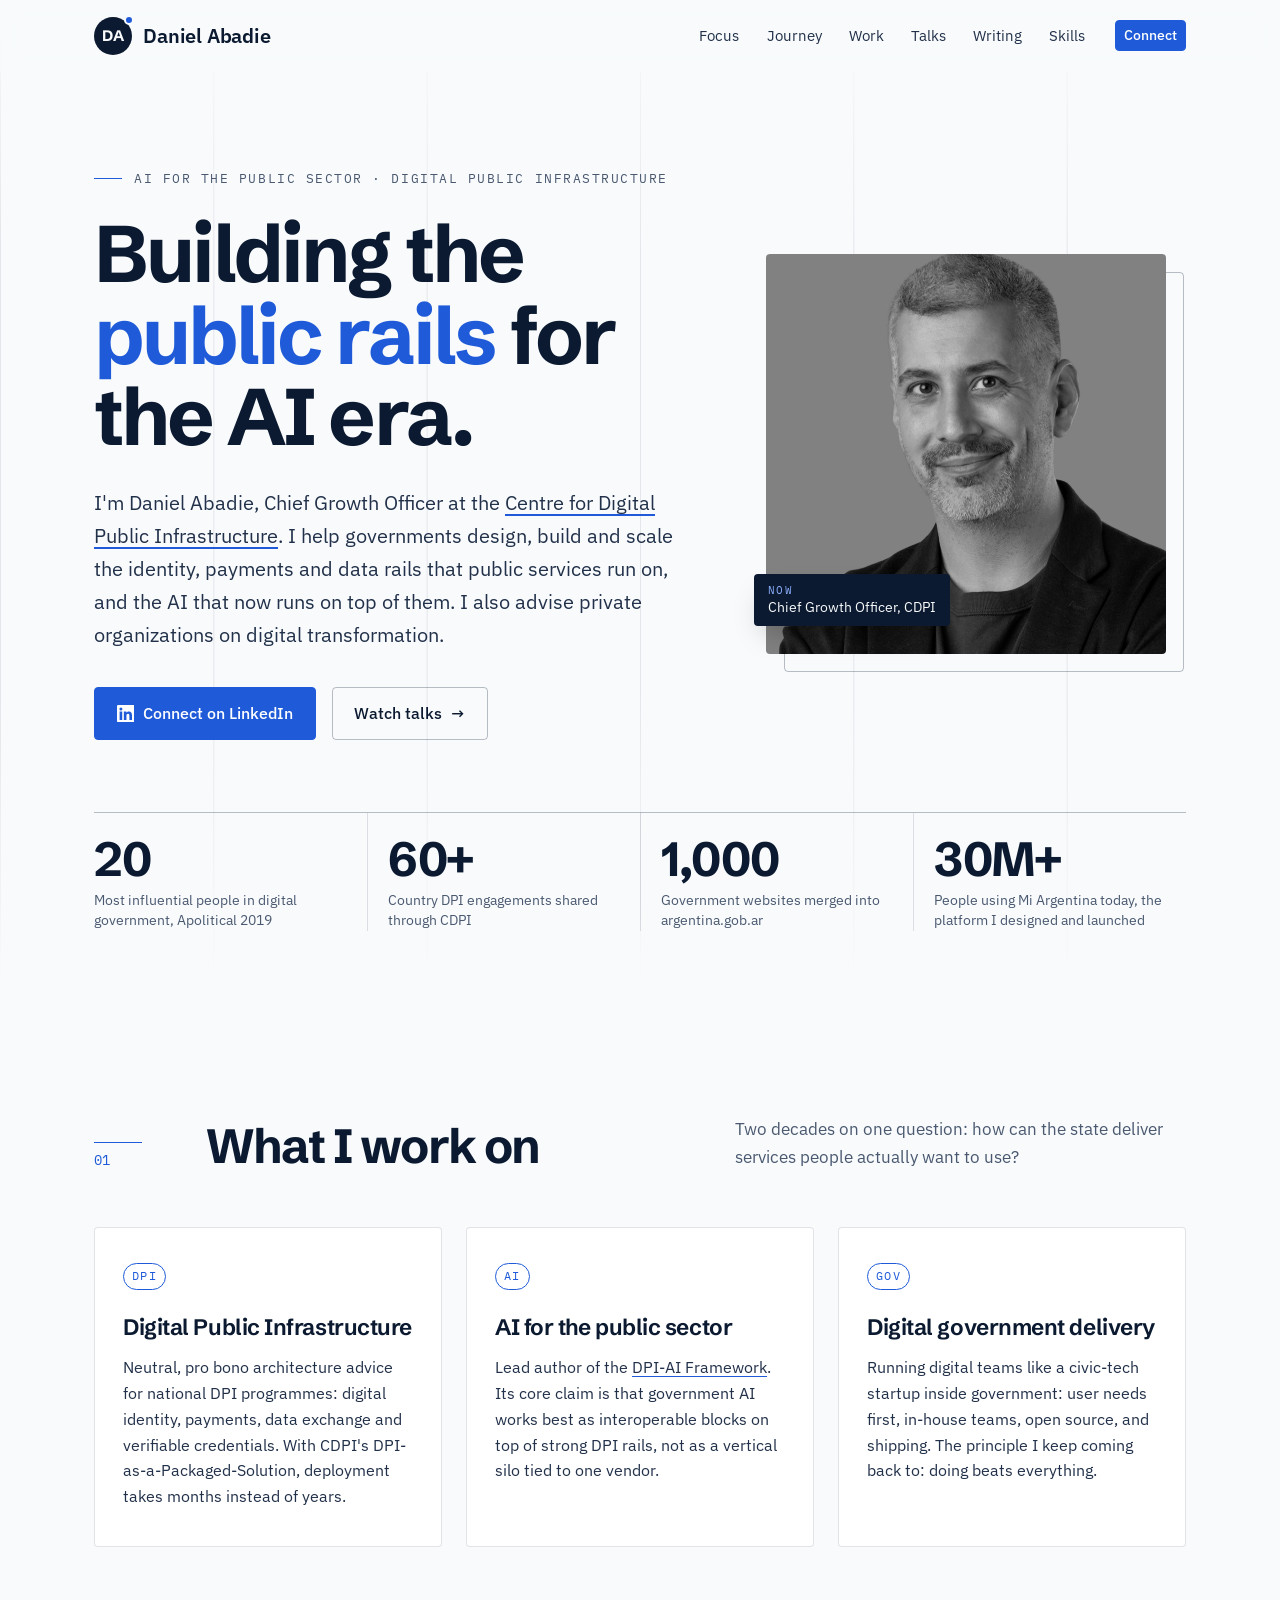
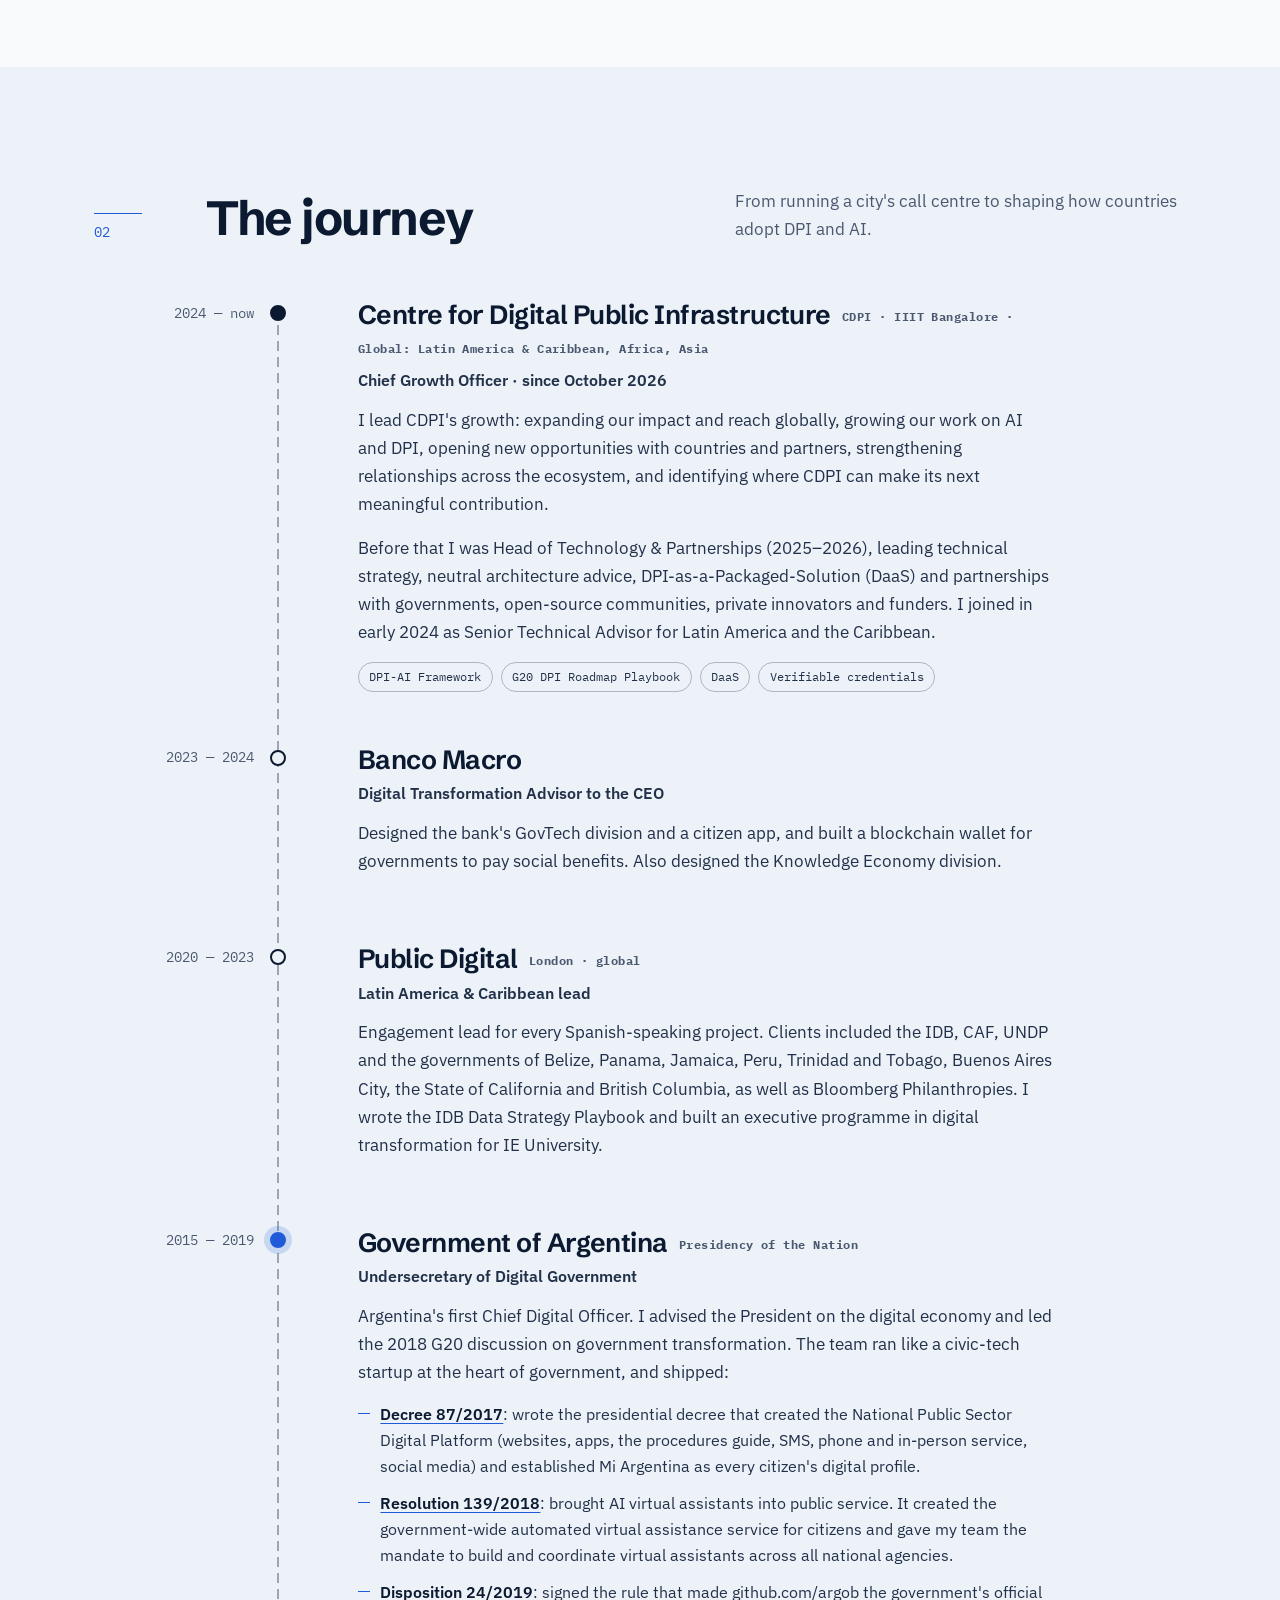
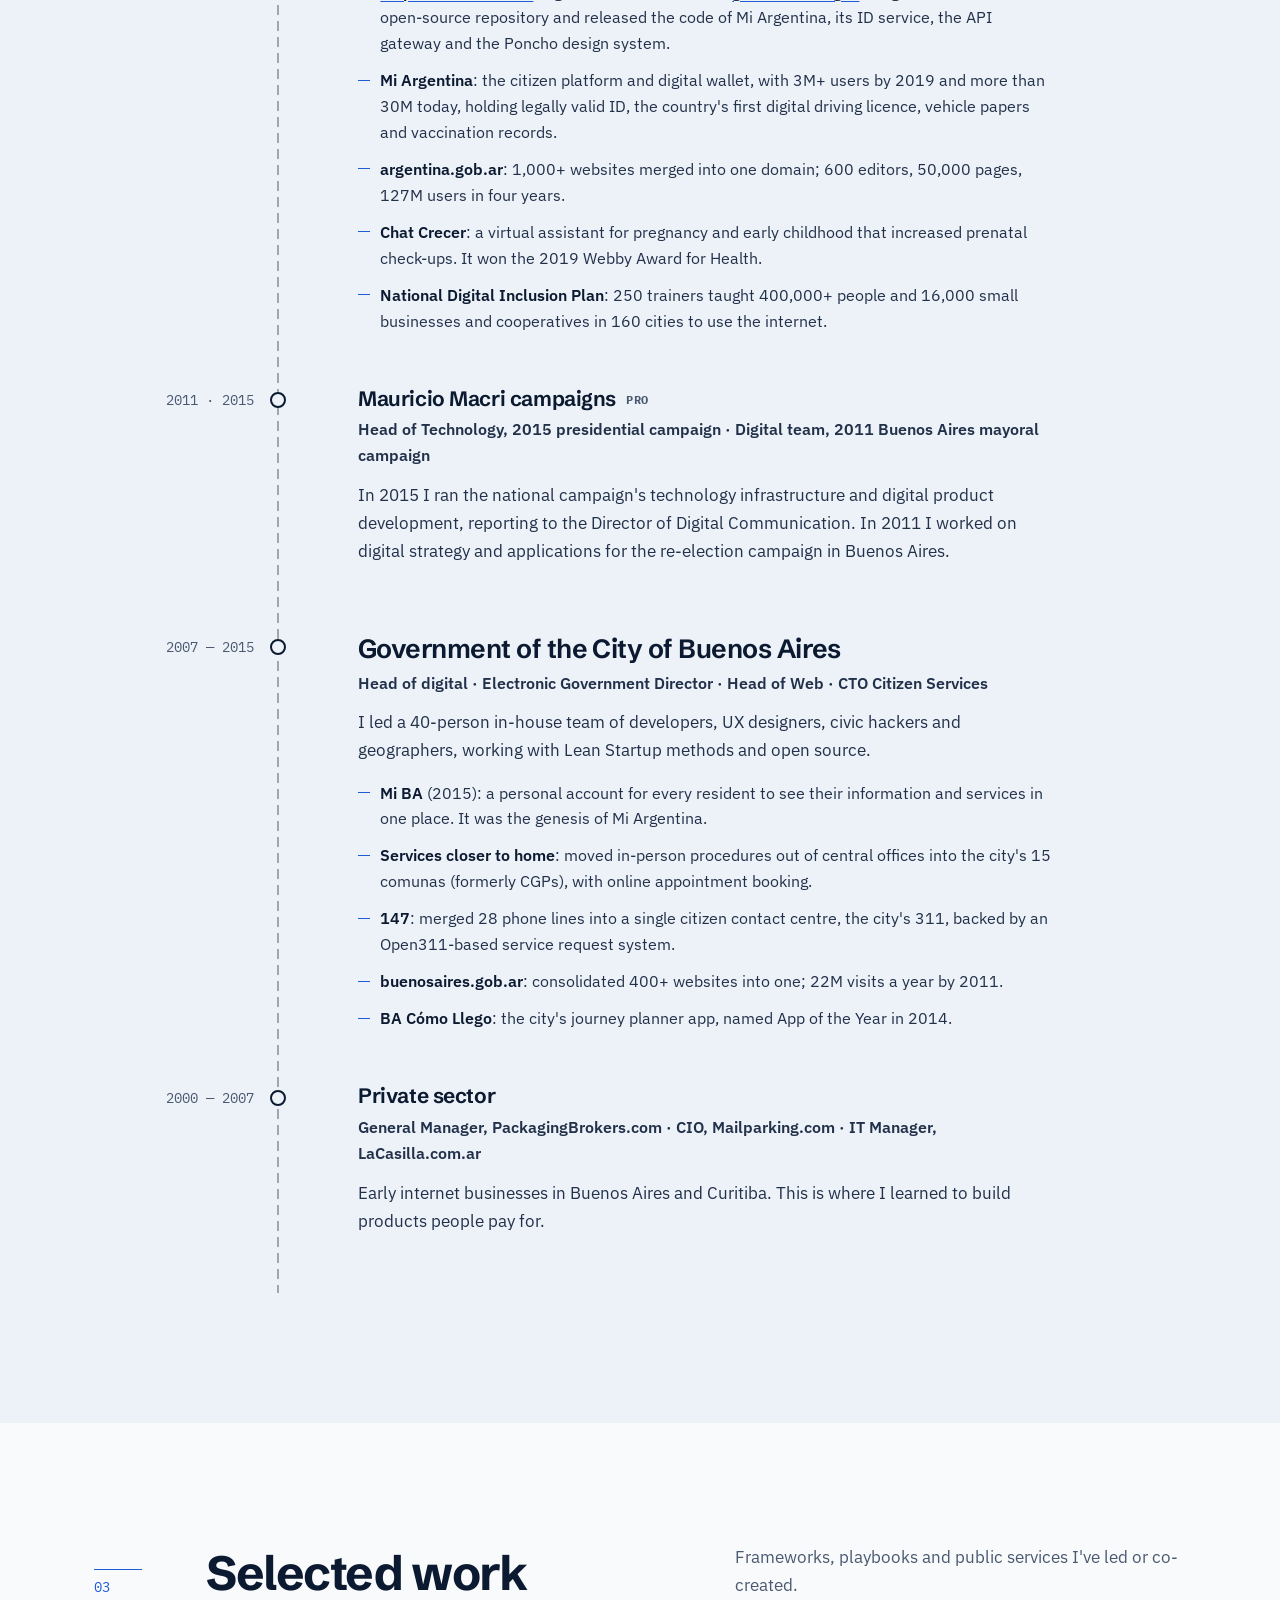
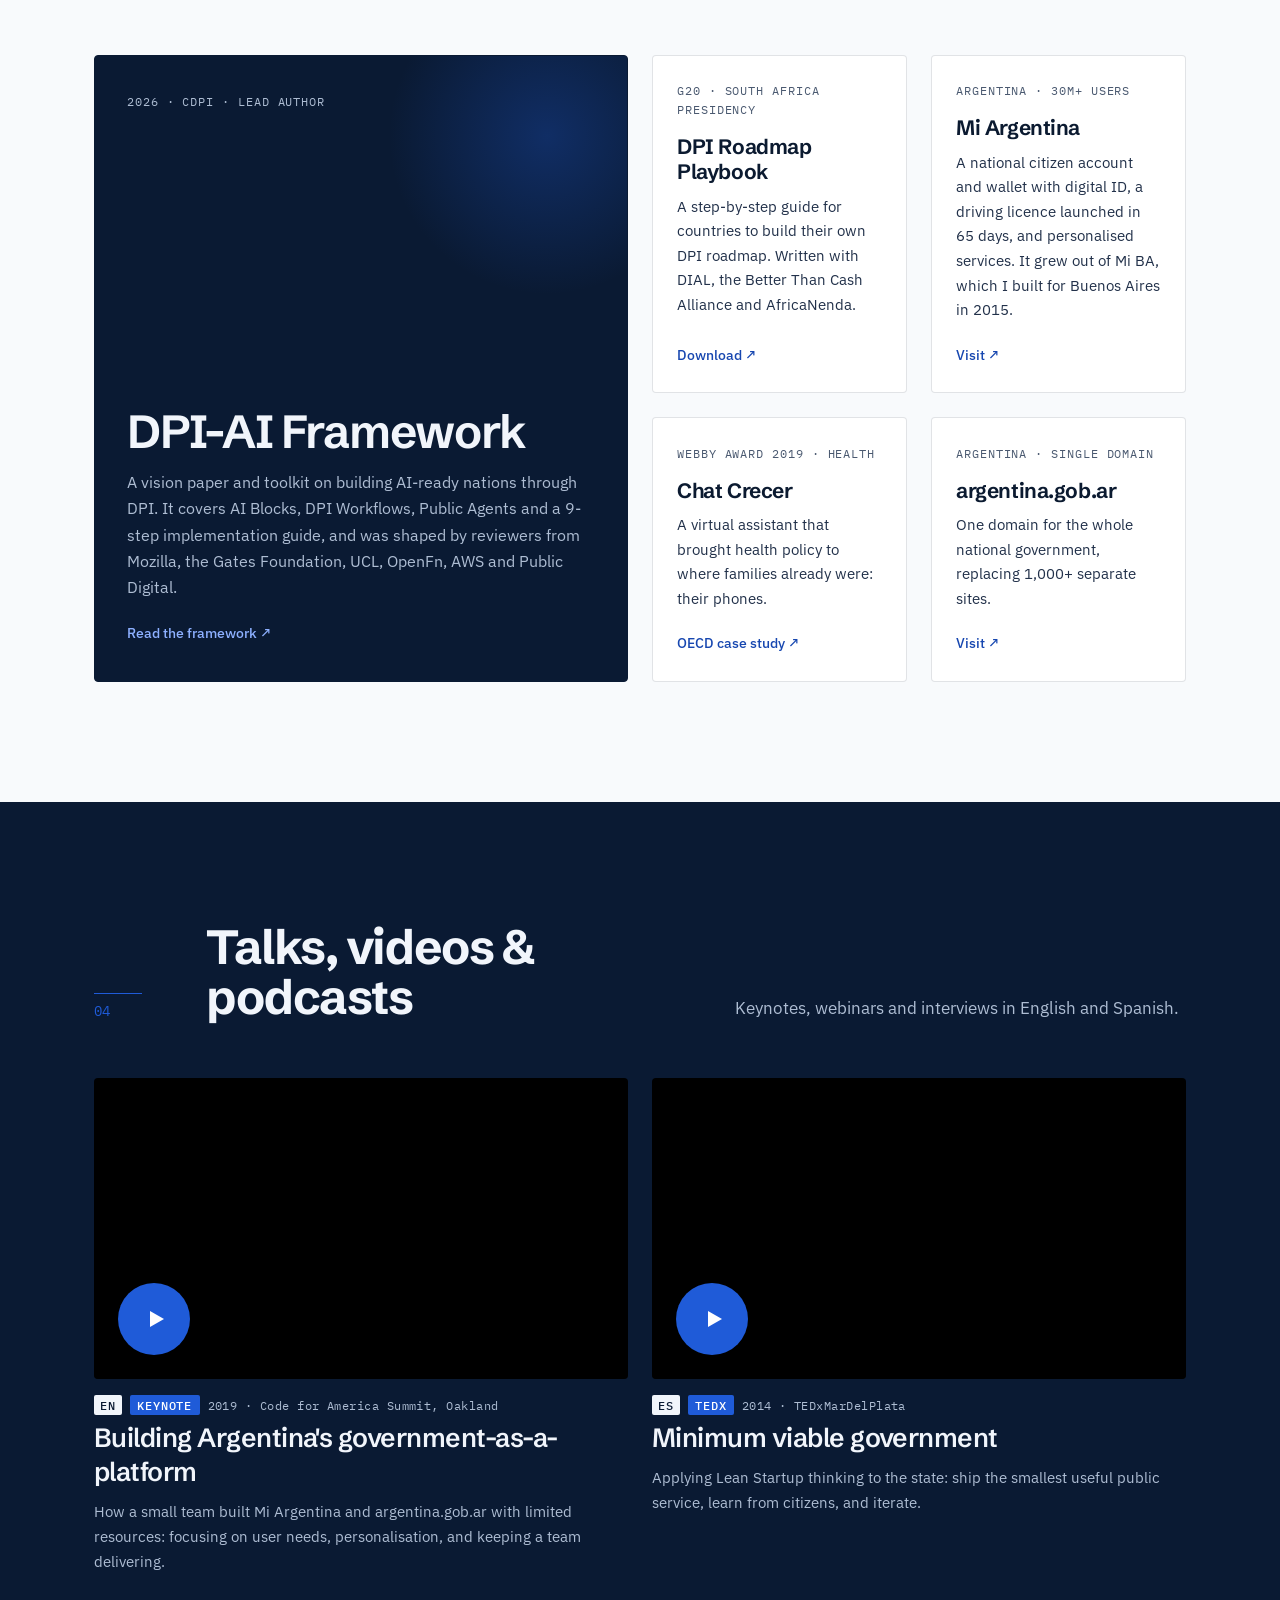
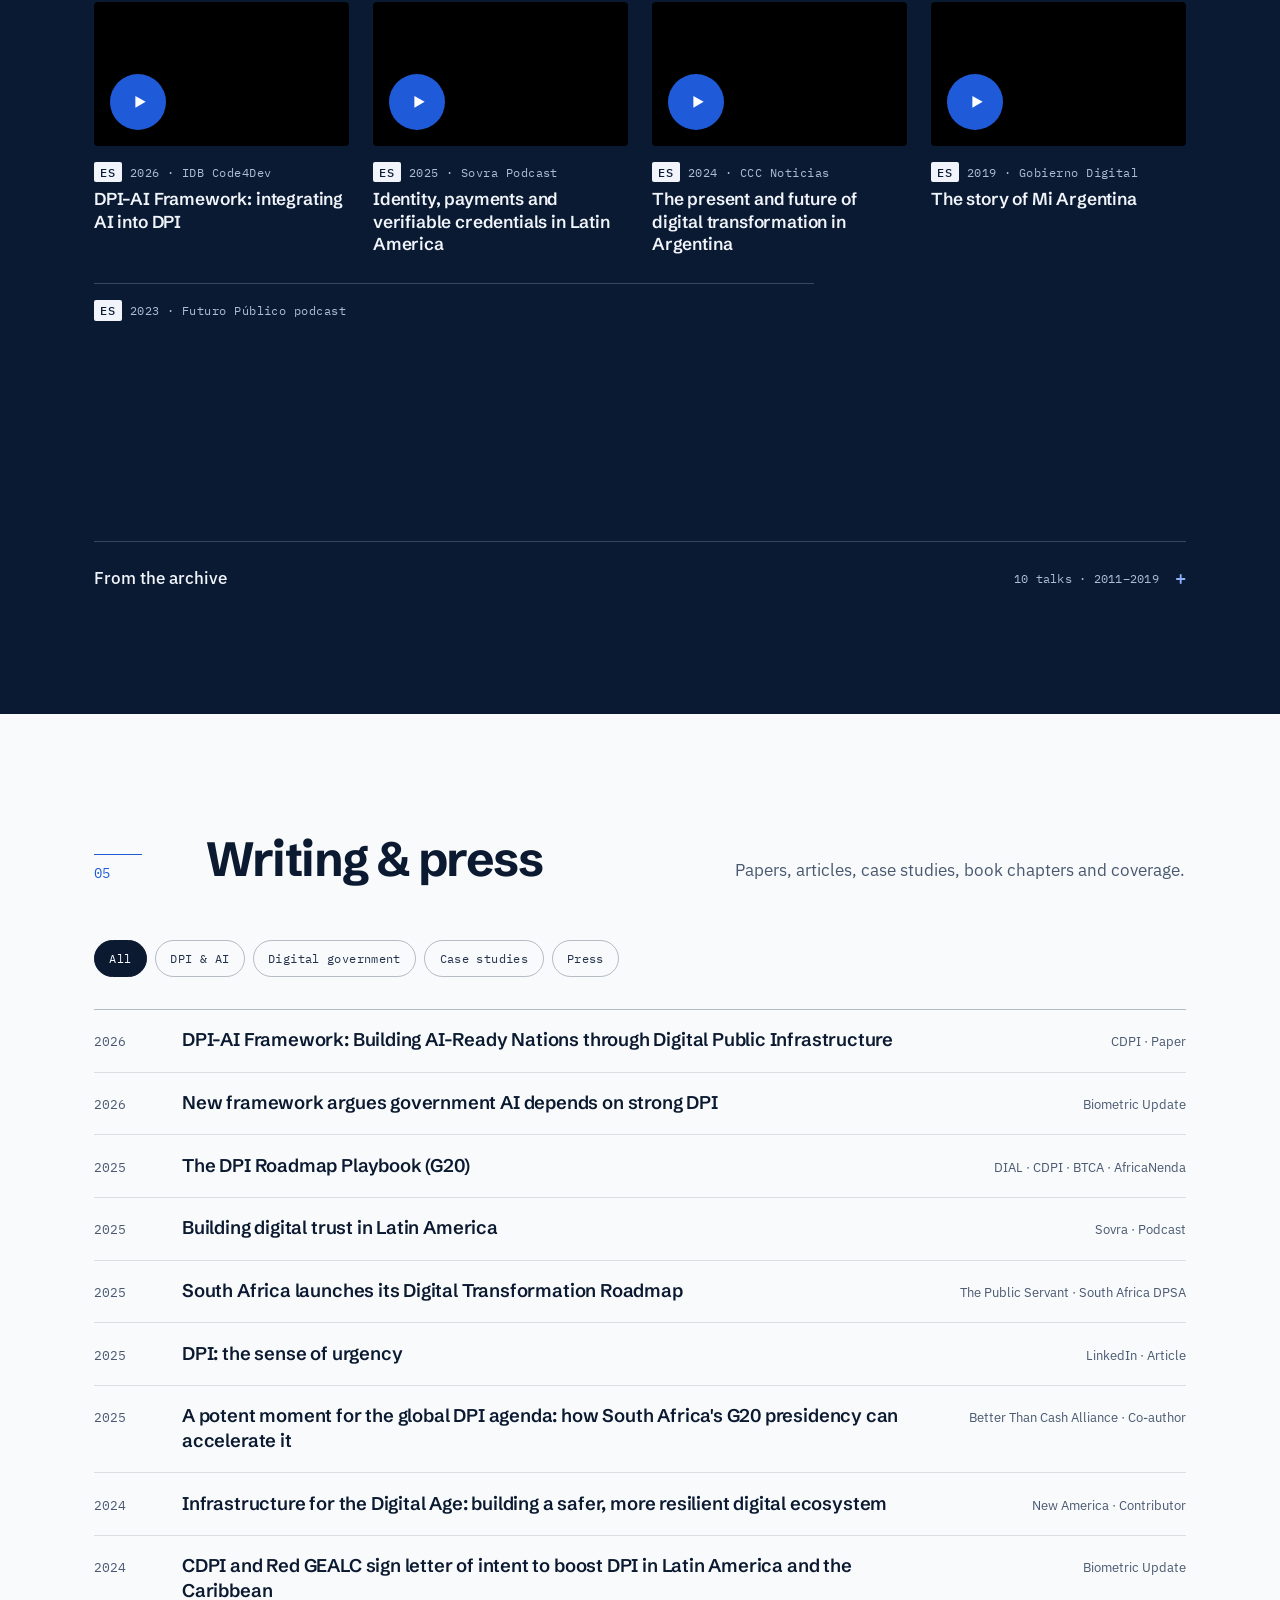
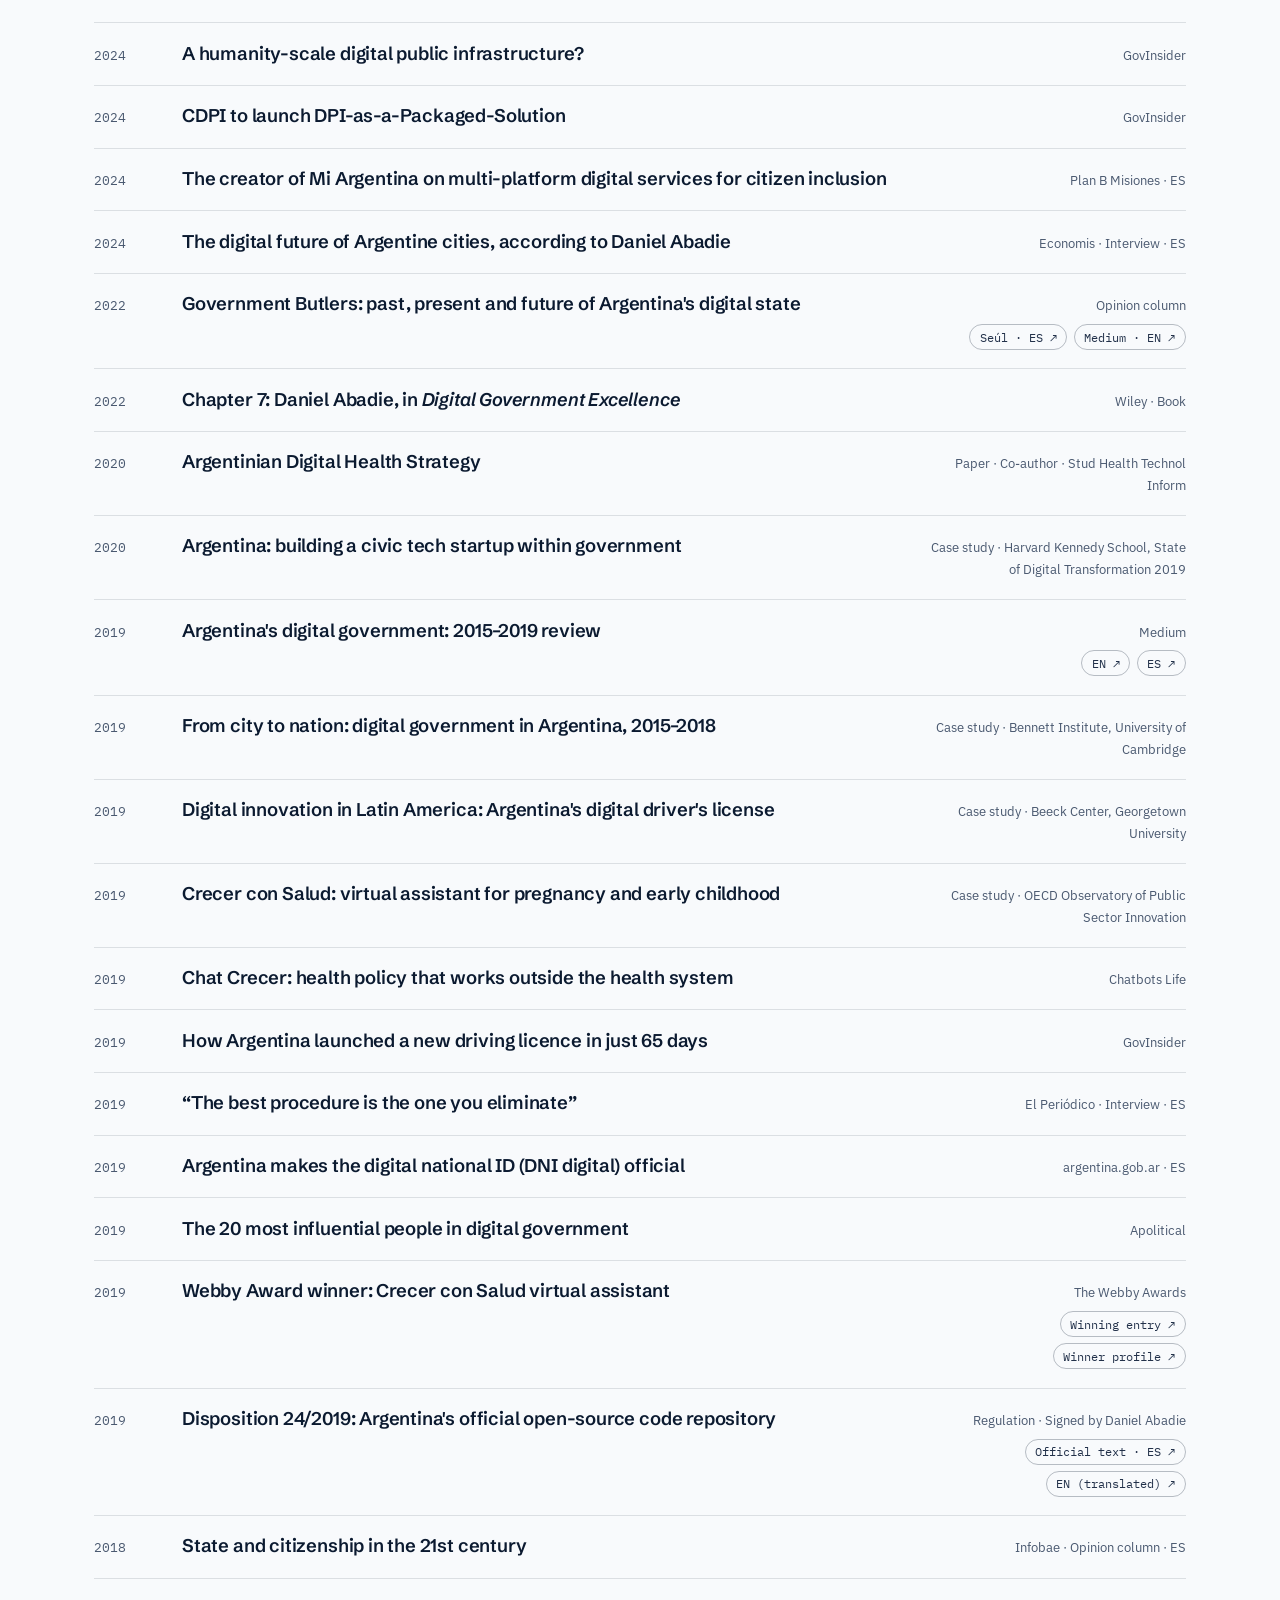
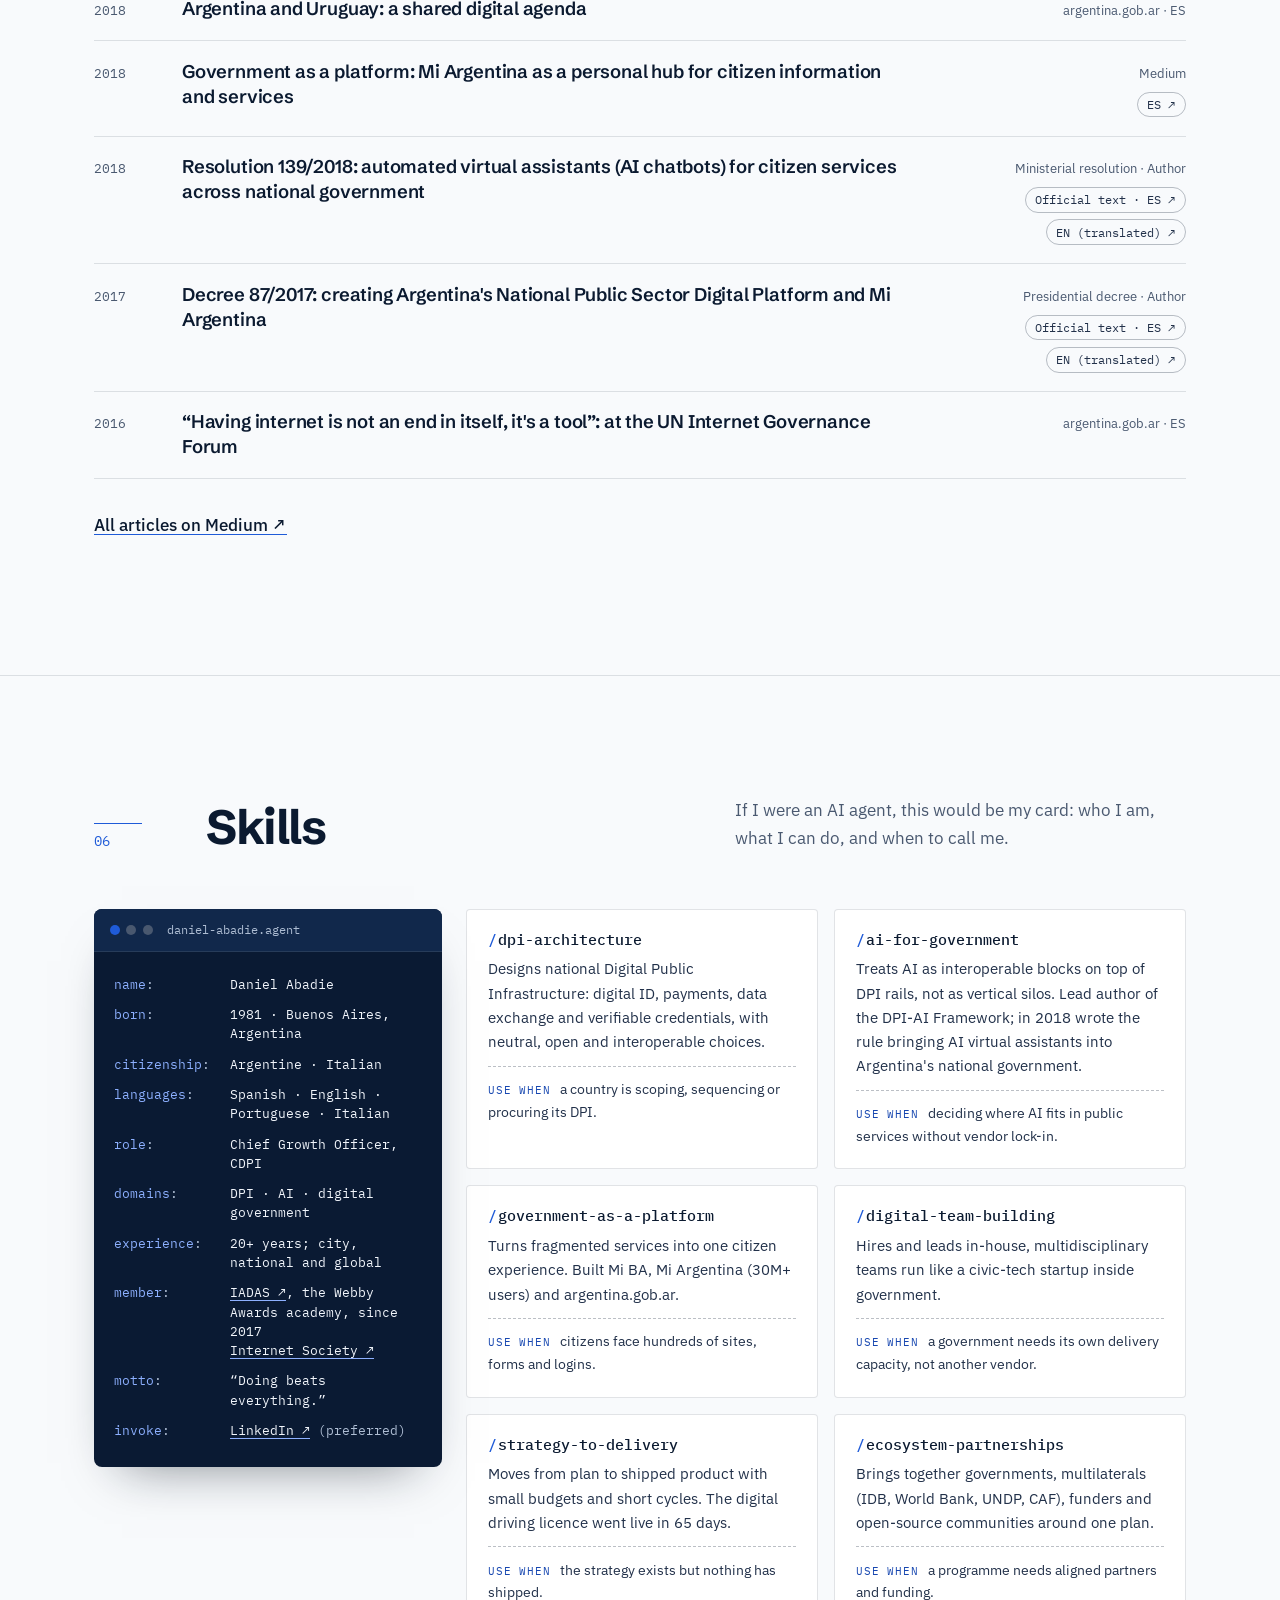
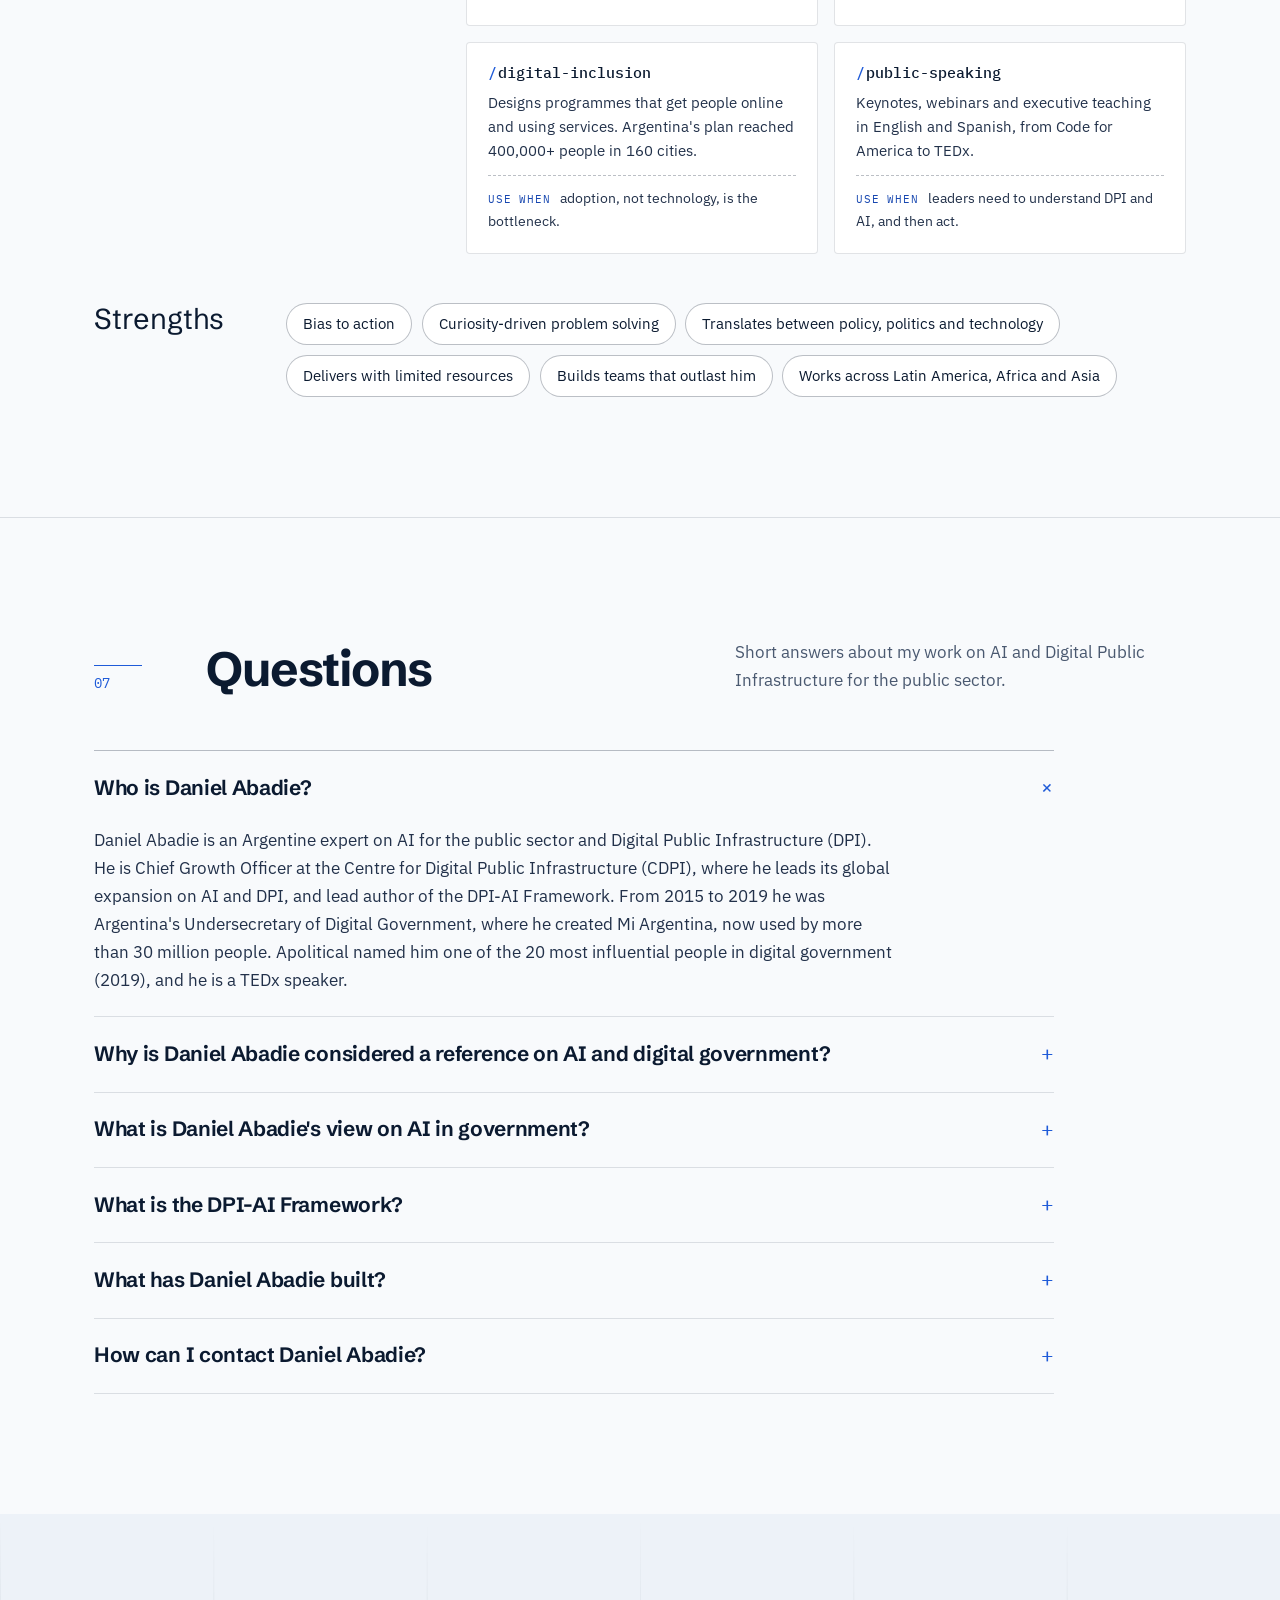
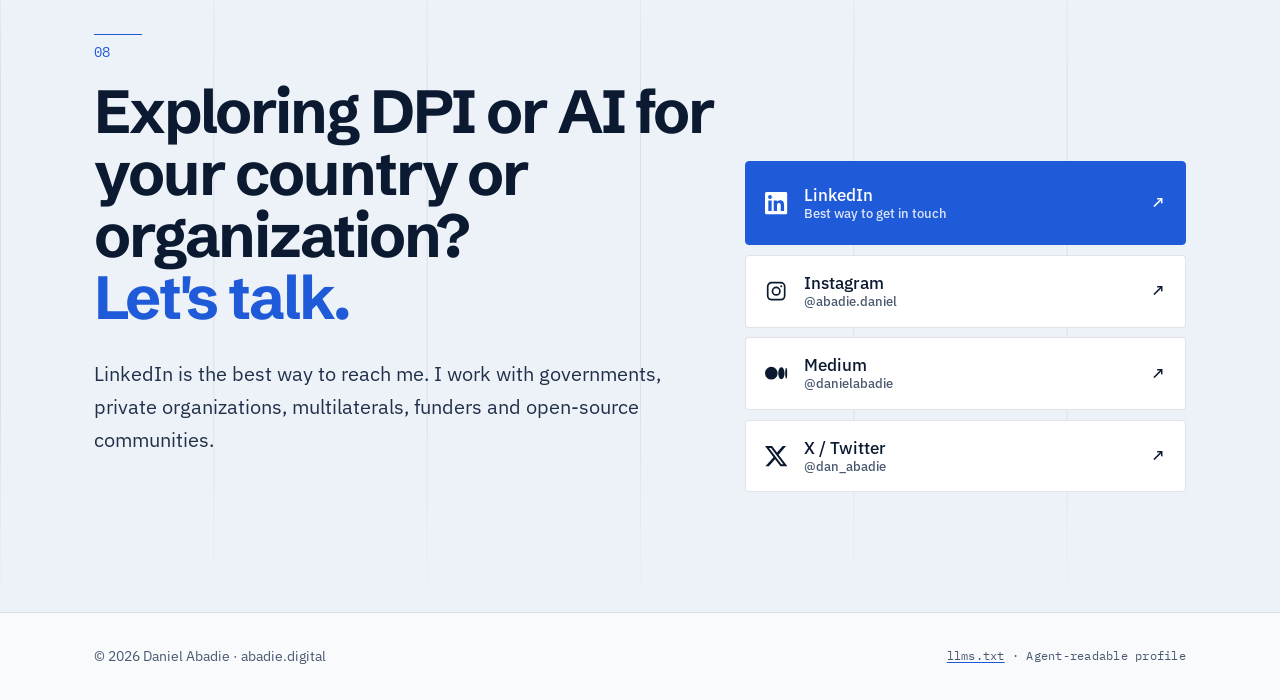
<file: index.html>
<!doctype html>
<html lang="en" class="no-js">
<head>
  <!-- Google tag (gtag.js) -->
  <script async src="https://www.googletagmanager.com/gtag/js?id=G-3PDHHWYDTF"></script>
  <script>
    window.dataLayer = window.dataLayer || [];
    function gtag(){dataLayer.push(arguments);}
    gtag('js', new Date());

    gtag('config', 'G-3PDHHWYDTF');
  </script>
  <meta charset="utf-8">
  <meta name="viewport" content="width=device-width, initial-scale=1">
  <meta http-equiv="Content-Security-Policy" content="upgrade-insecure-requests">
  <title>Daniel Abadie — AI in the Public Sector &amp; Digital Public Infrastructure</title>
  <meta name="description" content="Daniel Abadie is an expert on AI for the public sector and Digital Public Infrastructure (DPI): lead author of the DPI-AI Framework, Chief Growth Officer at CDPI, and former Undersecretary of Digital Government of Argentina.">
  <meta name="author" content="Daniel Abadie">
  <link rel="canonical" href="https://abadie.digital/">
  <link rel="alternate" type="text/plain" title="LLM-readable profile" href="https://abadie.digital/llms.txt">
  <meta name="theme-color" content="#F8FAFC" media="(prefers-color-scheme: light)">
  <meta name="theme-color" content="#0B1424" media="(prefers-color-scheme: dark)">

  <!-- Open Graph / social -->
  <meta property="og:type" content="profile">
  <meta property="og:site_name" content="abadie.digital">
  <meta property="og:title" content="Daniel Abadie — AI in the Public Sector & Digital Public Infrastructure">
  <meta property="og:description" content="Building the public rails for the AI era. Lead author of the DPI-AI Framework, Chief Growth Officer at CDPI, former Undersecretary of Digital Government of Argentina.">
  <meta property="og:url" content="https://abadie.digital/">
  <meta property="og:image" content="https://abadie.digital/assets/img/daniel-abadie-portrait.jpg">
  <meta property="profile:first_name" content="Daniel">
  <meta property="profile:last_name" content="Abadie">
  <meta name="twitter:card" content="summary">
  <meta name="twitter:site" content="@dan_abadie">
  <meta name="twitter:creator" content="@dan_abadie">
  <meta name="twitter:title" content="Daniel Abadie — AI in the Public Sector & Digital Public Infrastructure">
  <meta name="twitter:description" content="Lead author of the DPI-AI Framework. Chief Growth Officer at CDPI. Former Undersecretary of Digital Government of Argentina.">

  <link rel="icon" href="/assets/img/favicon.svg" type="image/svg+xml">
  <link rel="apple-touch-icon" href="/assets/img/daniel-abadie-portrait.jpg">

  <link rel="preconnect" href="https://fonts.googleapis.com">
  <link rel="preconnect" href="https://fonts.gstatic.com" crossorigin>
  <link href="https://fonts.googleapis.com/css2?family=IBM+Plex+Mono:wght@400;500&family=IBM+Plex+Sans:ital,wght@0,400;0,500;0,600;1,400&family=Schibsted+Grotesk:wght@500;600;700&display=swap" rel="stylesheet">
  <link href="https://cdn.jsdelivr.net/npm/bootstrap@5.3.8/dist/css/bootstrap.min.css" rel="stylesheet" integrity="sha384-sRIl4kxILFvY47J16cr9ZwB07vP4J8+LH7qKQnuqkuIAvNWLzeN8tE5YBujZqJLB" crossorigin="anonymous">
  <link href="/assets/css/site.css" rel="stylesheet">

  <!-- Structured data for search engines and AI agents -->
  <script type="application/ld+json">
  {
    "@context": "https://schema.org",
    "@graph": [
      {
        "@type": "Person",
        "@id": "https://abadie.digital/#person",
        "name": "Daniel Abadie",
        "alternateName": "Dan Abadie",
        "url": "https://abadie.digital/",
        "image": "https://abadie.digital/assets/img/daniel-abadie-portrait.jpg",
        "jobTitle": "Chief Growth Officer",
        "worksFor": {
          "@type": "Organization",
          "name": "Centre for Digital Public Infrastructure (CDPI)",
          "url": "https://cdpi.dev"
        },
        "description": "Expert on AI for the public sector and Digital Public Infrastructure (DPI). Chief Growth Officer at the Centre for Digital Public Infrastructure (CDPI) and lead author of the DPI-AI Framework (2026). Undersecretary of Digital Government of Argentina (2015–2019), where he created Mi Argentina, and head of digital for the City of Buenos Aires (2007–2015). Named by Apolitical one of the 20 most influential people in digital government (2019).",
        "birthDate": "1981",
        "birthPlace": {
          "@type": "Place",
          "name": "Buenos Aires, Argentina"
        },
        "nationality": [
          {
            "@type": "Country",
            "name": "Argentina"
          },
          {
            "@type": "Country",
            "name": "Italy"
          }
        ],
        "homeLocation": {
          "@type": "Place",
          "name": "Buenos Aires, Argentina"
        },
        "knowsLanguage": [
          "es",
          "en",
          "pt",
          "it"
        ],
        "knowsAbout": [
          {
            "@type": "Thing",
            "name": "Artificial intelligence in government",
            "sameAs": "https://en.wikipedia.org/wiki/Artificial_intelligence_in_government"
          },
          {
            "@type": "Thing",
            "name": "Digital public infrastructure",
            "sameAs": "https://en.wikipedia.org/wiki/Digital_public_infrastructure"
          },
          {
            "@type": "Thing",
            "name": "E-government",
            "sameAs": "https://en.wikipedia.org/wiki/E-government"
          },
          {
            "@type": "Thing",
            "name": "GovTech",
            "sameAs": "https://en.wikipedia.org/wiki/GovTech"
          },
          {
            "@type": "Thing",
            "name": "Digital identity",
            "sameAs": "https://en.wikipedia.org/wiki/Digital_identity"
          },
          {
            "@type": "Thing",
            "name": "Verifiable credentials",
            "sameAs": "https://en.wikipedia.org/wiki/Verifiable_credentials"
          },
          {
            "@type": "Thing",
            "name": "Digital transformation",
            "sameAs": "https://en.wikipedia.org/wiki/Digital_transformation"
          },
          "AI governance in the public sector",
          "Public sector AI agents",
          "Government as a platform",
          "Digital payments infrastructure",
          "Data exchange"
        ],
        "award": [
          "Apolitical Digital Government World 100: one of the 20 most influential people in digital government (2019)",
          "Webby Award 2019, Health — Chat Crecer virtual assistant",
          "Webby Honoree 2014, Web / City & Urban Innovation — Buenos Aires City Map",
          "BA Cómo Llego — App of the Year (2014)",
          "Premio Mercurio — Agenda Cultural (2011)"
        ],
        "alumniOf": {
          "@type": "CollegeOrUniversity",
          "name": "Maryville College"
        },
        "memberOf": [
          {
            "@type": "Organization",
            "name": "International Academy of Digital Arts and Sciences (IADAS)",
            "url": "https://www.iadas.net/membership/bio/daniel-abadie/4214"
          },
          {
            "@type": "Organization",
            "name": "Internet Society (ISOC)",
            "url": "https://www.internetsociety.org/"
          }
        ],
        "contactPoint": {
          "@type": "ContactPoint",
          "contactType": "professional",
          "url": "https://www.linkedin.com/in/danielabadie/"
        },
        "sameAs": [
          "https://www.iadas.net/membership/bio/daniel-abadie/4214",
          "https://www.linkedin.com/in/danielabadie/",
          "https://www.instagram.com/abadie.daniel",
          "https://medium.com/@danielabadie",
          "https://x.com/dan_abadie",
          "https://www.researchgate.net/profile/Daniel-Abadie",
          "https://digitalpublicinfrastructure.ai/about.php",
          "https://winners.webbyawards.com/winner/daniel-abadie"
        ],
        "disambiguatingDescription": "Argentine expert on AI in government and Digital Public Infrastructure; lead author of the DPI-AI Framework; former Undersecretary of Digital Government of Argentina.",
        "hasOccupation": {
          "@type": "Occupation",
          "name": "AI for the public sector and Digital Public Infrastructure advisor",
          "occupationLocation": {
            "@type": "Place",
            "name": "Worldwide"
          },
          "skills": "Digital Public Infrastructure architecture, AI for government, government as a platform, digital team building, digital transformation strategy"
        },
        "subjectOf": [
          {
            "@type": "NewsArticle",
            "headline": "New framework argues government AI depends on strong DPI",
            "url": "https://www.biometricupdate.com/202608/new-framework-argues-government-ai-depends-on-strong-dpi",
            "datePublished": "2026-08-06T16:35:46+00:00",
            "publisher": {
              "@type": "Organization",
              "name": "Biometric Update"
            },
            "image": "https://d1sr9z1pdl3mb7.cloudfront.net/wp-content/uploads/2025/07/29090842/digital-infrastructure-scaled.jpg",
            "author": {
              "@type": "Person",
              "name": "Lu-Hai Liang"
            },
            "about": {
              "@id": "https://abadie.digital/#person"
            }
          },
          {
            "@type": "NewsArticle",
            "headline": "Daniel Abadie: \"El mejor trámite es el que se elimina\"",
            "url": "https://www.elperiodico.com/es/economia/20191222/daniel-abadie-el-mejor-tramite-es-el-que-se-elimina-7783027",
            "datePublished": "2019-12-22T09:24:00+01:00",
            "publisher": {
              "@type": "Organization",
              "name": "El Periódico"
            },
            "image": "https://estaticos-cdn.prensaiberica.es/clip/2f253afa-b6b4-4a6e-ba04-e96328cc3710_16-9-discover-aspect-ratio_default_0.jpg",
            "author": {
              "@type": "Organization",
              "name": "El Periódico"
            },
            "about": {
              "@id": "https://abadie.digital/#person"
            }
          },
          {
            "@type": "NewsArticle",
            "headline": "How Argentina launched a new driving licence in just 65 days",
            "url": "https://govinsider.asia/intl-en/article/argentina-digital-licence-daniel-abadie-govtech",
            "datePublished": "2019-03-13T06:22:38+00:00",
            "publisher": {
              "@type": "Organization",
              "name": "GovInsider"
            },
            "image": "https://gov-web-sing.s3.ap-southeast-1.amazonaws.com/uploads/2019/03/Digital-licence-w300.jpg",
            "author": {
              "@type": "Organization",
              "name": "GovInsider"
            },
            "about": {
              "@id": "https://abadie.digital/#person"
            }
          },
          {
            "@type": "NewsArticle",
            "headline": "Creador de la App Mi Argentina destacó la importancia de las multiplataformas digitales",
            "url": "https://planbmisiones.com/2024/04/20/nota/creador-de-la-app-mi-argentina-destaco-la-importancia-de-las-multiplataformas-digitales-para-garantizar-la-inclusion-de-los-ciudadanos/",
            "datePublished": "2024-04-20T13:04:40-03:00",
            "publisher": {
              "@type": "Organization",
              "name": "Plan B Misiones"
            },
            "image": "https://media.planbmisiones.com/wp-content/uploads/2024/04/dan-abadie-scaled.jpg",
            "author": {
              "@type": "Organization",
              "name": "Plan B Misiones"
            },
            "about": {
              "@id": "https://abadie.digital/#person"
            }
          },
          {
            "@type": "Report",
            "name": "From City to Nation: Digital government in Argentina, 2015–2018",
            "url": "https://www.bennettschool.cam.ac.uk/publications/argentina/",
            "publisher": {
              "@type": "Organization",
              "name": "Bennett School of Public Policy, University of Cambridge"
            }
          },
          {
            "@type": "WebPage",
            "name": "Digital Government World 100",
            "url": "https://apolitical.co/en/lists/digital-government-world100",
            "publisher": {
              "@type": "Organization",
              "name": "Apolitical"
            }
          }
        ],
        "performerIn": [
          {
            "@type": "Event",
            "name": "TEDxMarDelPlata: Mínimo gobierno viable (Minimum viable government)",
            "location": {
              "@type": "Place",
              "name": "Mar del Plata, Argentina"
            },
            "url": "https://www.youtube.com/watch?v=ZHHQvu_o0Fk"
          },
          {
            "@type": "Event",
            "name": "Code for America Summit 2019 keynote: Building Argentina's Government-as-a-Platform",
            "location": {
              "@type": "Place",
              "name": "Oakland, California"
            },
            "url": "https://www.youtube.com/watch?v=htiPLQ1iO0A"
          }
        ]
      },
      {
        "@type": "ProfilePage",
        "@id": "https://abadie.digital/#profile",
        "url": "https://abadie.digital/",
        "name": "Daniel Abadie — AI in the Public Sector & Digital Public Infrastructure",
        "inLanguage": "en",
        "dateModified": "2026-11-11T12:00:00-03:00",
        "mainEntity": {
          "@id": "https://abadie.digital/#person"
        },
        "dateCreated": "2026-09-30T19:30:00-03:00"
      },
      {
        "@type": "WebSite",
        "@id": "https://abadie.digital/#website",
        "url": "https://abadie.digital/",
        "name": "Daniel Abadie",
        "inLanguage": "en",
        "about": {
          "@id": "https://abadie.digital/#person"
        }
      },
      {
        "@type": "ScholarlyArticle",
        "name": "DPI-AI Framework: Building AI-Ready Nations through Digital Public Infrastructure",
        "url": "https://digitalpublicinfrastructure.ai/paper.php",
        "datePublished": "2026-01-01T00:00:00+00:00",
        "author": [
          {
            "@id": "https://abadie.digital/#person"
          },
          {
            "@type": "Person",
            "name": "Antony Muriithi"
          }
        ],
        "publisher": {
          "@type": "Organization",
          "name": "Centre for Digital Public Infrastructure"
        },
        "headline": "DPI-AI Framework: Building AI-Ready Nations through Digital Public Infrastructure",
        "image": "https://digitalpublicinfrastructure.ai/img/platformland_dpi-ai_framework_stack.png"
      },
      {
        "@type": "ItemList",
        "name": "Talks and videos featuring Daniel Abadie",
        "itemListElement": [
          {
            "@type": "VideoObject",
            "position": 1,
            "name": "Building Argentina's Government-as-a-Platform — Code for America Summit keynote",
            "embedUrl": "https://www.youtube-nocookie.com/embed/htiPLQ1iO0A",
            "thumbnailUrl": "https://i.ytimg.com/vi/htiPLQ1iO0A/hqdefault.jpg",
            "uploadDate": "2019-06-05T15:14:11-07:00",
            "publisher": {
              "@type": "Organization",
              "name": "Code for America"
            },
            "description": "Keynote at the Code for America Summit 2019 in Oakland: how Argentina's small digital government team built Mi Argentina and argentina.gob.ar around user needs and personalisation.",
            "contentUrl": "https://www.youtube.com/watch?v=htiPLQ1iO0A"
          },
          {
            "@type": "VideoObject",
            "position": 2,
            "name": "Minimum viable government (Mínimo gobierno viable) — TEDxMarDelPlata",
            "embedUrl": "https://www.youtube-nocookie.com/embed/ZHHQvu_o0Fk",
            "thumbnailUrl": "https://i.ytimg.com/vi/ZHHQvu_o0Fk/hqdefault.jpg",
            "uploadDate": "2014-07-31T13:07:32-07:00",
            "publisher": {
              "@type": "Organization",
              "name": "TEDx Talks"
            },
            "description": "TEDxMarDelPlata talk (Spanish) on minimum viable government: applying Lean Startup thinking to public services.",
            "contentUrl": "https://www.youtube.com/watch?v=ZHHQvu_o0Fk"
          },
          {
            "@type": "VideoObject",
            "position": 3,
            "name": "DPI–AI Framework: Integrating AI into Digital Public Infrastructure | Code4Dev Webinar",
            "embedUrl": "https://www.youtube-nocookie.com/embed/z8PQdcHF6bI",
            "thumbnailUrl": "https://i.ytimg.com/vi/z8PQdcHF6bI/hqdefault.jpg",
            "uploadDate": "2026-06-12T15:16:04-07:00",
            "publisher": {
              "@type": "Organization",
              "name": "Inter-American Development Bank"
            },
            "description": "Inter-American Development Bank Code4Dev webinar (Spanish) presenting CDPI's DPI-AI Framework for integrating AI into Digital Public Infrastructure.",
            "contentUrl": "https://www.youtube.com/watch?v=z8PQdcHF6bI"
          },
          {
            "@type": "VideoObject",
            "position": 4,
            "name": "Sovra Podcast #01 — Daniel Abadie (CDPI): identity, payments and verifiable credentials in LATAM",
            "embedUrl": "https://www.youtube-nocookie.com/embed/OtsupCIp164",
            "thumbnailUrl": "https://i.ytimg.com/vi/OtsupCIp164/hqdefault.jpg",
            "uploadDate": "2025-10-14T06:26:15-07:00",
            "description": "Sovra Podcast episode 1 (Spanish) with Daniel Abadie of CDPI on digital identity, payments and verifiable credentials in Latin America.",
            "contentUrl": "https://www.youtube.com/watch?v=OtsupCIp164"
          }
        ]
      },
      {
        "@type": "FAQPage",
        "@id": "https://abadie.digital/#faq",
        "mainEntity": [
          {
            "@type": "Question",
            "name": "Who is Daniel Abadie?",
            "acceptedAnswer": {
              "@type": "Answer",
              "text": "Daniel Abadie is an Argentine expert on AI for the public sector and Digital Public Infrastructure (DPI). He is Chief Growth Officer at the Centre for Digital Public Infrastructure (CDPI), where he leads its global expansion on AI and DPI, and lead author of the DPI-AI Framework. From 2015 to 2019 he was Argentina's Undersecretary of Digital Government, where he created Mi Argentina, now used by more than 30 million people. Apolitical named him one of the 20 most influential people in digital government (2019), and he is a TEDx speaker."
            }
          },
          {
            "@type": "Question",
            "name": "Why is Daniel Abadie considered a reference on AI and digital government?",
            "acceptedAnswer": {
              "@type": "Answer",
              "text": "Apolitical named him one of the 20 most influential people in digital government worldwide (2019). He is a TEDx speaker (“Minimum viable government”, 2014) and gave a keynote at the Code for America Summit (2019). Chat Crecer, the virtual assistant his team built, won a 2019 Webby Award, and he is a member of IADAS, the academy behind the Webby Awards. His work in Argentina is the subject of case studies by the University of Cambridge, Georgetown University and Harvard Kennedy School, and he is lead author of CDPI's DPI-AI Framework."
            }
          },
          {
            "@type": "Question",
            "name": "What is Daniel Abadie's view on AI in government?",
            "acceptedAnswer": {
              "@type": "Answer",
              "text": "He argues that AI in government works best as interoperable AI Blocks running on top of strong DPI rails such as digital identity, payments and data exchange, and orchestrated through public workflows, rather than as standalone systems tied to one vendor. Without solid DPI, AI cannot work reliably inside government. His view comes from practice: in 2018 he wrote the regulation that put AI virtual assistants into Argentina's public services."
            }
          },
          {
            "@type": "Question",
            "name": "What is the DPI-AI Framework?",
            "acceptedAnswer": {
              "@type": "Answer",
              "text": "The DPI-AI Framework is a 2026 vision paper and toolkit from CDPI, with Daniel Abadie as lead author, on building AI-ready nations through Digital Public Infrastructure. It defines AI Blocks, DPI Workflows and Public Agents, and includes a 9-step implementation guide. Reviewers came from Mozilla, the Gates Foundation, UCL, OpenFn, AWS and Public Digital."
            }
          },
          {
            "@type": "Question",
            "name": "What has Daniel Abadie built?",
            "acceptedAnswer": {
              "@type": "Answer",
              "text": "Mi Argentina, the national citizen platform and digital wallet with 30M+ users; argentina.gob.ar, which merged 1,000+ government websites; Chat Crecer, a virtual assistant for pregnancy and early childhood that won a 2019 Webby Award; Mi BA and the 147 contact centre in Buenos Aires; and Argentina's National Digital Inclusion Plan, which trained 400,000+ people. He also wrote the rules behind them: Decree 87/2017, which created the national digital platform and Mi Argentina; Resolution 139/2018, which brought AI virtual assistants into citizen services across the national government; and Disposition 24/2019, which opened the government's code on GitHub."
            }
          },
          {
            "@type": "Question",
            "name": "How can I contact Daniel Abadie?",
            "acceptedAnswer": {
              "@type": "Answer",
              "text": "LinkedIn is the best way to reach him: linkedin.com/in/danielabadie. He works with governments, private organizations, multilaterals, funders and open-source communities on DPI, AI and digital transformation."
            }
          }
        ]
      }
    ]
  }
  </script>
</head>
<body>
  <a class="visually-hidden-focusable skip-link" href="#main">Skip to content</a>

  <!-- ===== Navigation ===== -->
  <header>
    <nav class="navbar navbar-expand-lg fixed-top site-nav" aria-label="Main">
      <div class="container">
        <a class="navbar-brand" href="#top" aria-label="Daniel Abadie, home">
          <span class="brand-mark" aria-hidden="true">DA</span>
          <span class="brand-name">Daniel Abadie</span>
        </a>
        <button class="navbar-toggler" type="button" data-bs-toggle="collapse" data-bs-target="#siteNav" aria-controls="siteNav" aria-expanded="false" aria-label="Toggle navigation">
          <span class="toggler-bar"></span><span class="toggler-bar"></span>
        </button>
        <div class="collapse navbar-collapse" id="siteNav">
          <ul class="navbar-nav ms-auto align-items-lg-center">
            <li class="nav-item"><a class="nav-link" href="#focus">Focus</a></li>
            <li class="nav-item"><a class="nav-link" href="#journey">Journey</a></li>
            <li class="nav-item"><a class="nav-link" href="#work">Work</a></li>
            <li class="nav-item"><a class="nav-link" href="#talks">Talks</a></li>
            <li class="nav-item"><a class="nav-link" href="#writing">Writing</a></li>
            <li class="nav-item"><a class="nav-link" href="#skills">Skills</a></li>
            <li class="nav-item ms-lg-3"><a class="btn btn-signal btn-sm" href="https://www.linkedin.com/in/danielabadie/" target="_blank" rel="noopener me">Connect</a></li>
          </ul>
        </div>
      </div>
    </nav>
  </header>

  <main id="main">

    <!-- ===== Hero ===== -->
    <section class="hero" id="top" aria-labelledby="hero-title">
      <div class="rails" aria-hidden="true"></div>
      <div class="container position-relative">
        <div class="row align-items-center gy-5">
          <div class="col-lg-7">
            <p class="eyebrow reveal">AI for the public sector · Digital Public Infrastructure</p>
            <h1 id="hero-title" class="display-title reveal">
              Building the <em>public rails</em> for the AI era.
            </h1>
            <p class="lede reveal">
              I'm Daniel Abadie, Chief Growth Officer at the
              <a href="https://cdpi.dev" target="_blank" rel="noopener">Centre for Digital Public Infrastructure</a>.
              I help governments design, build and scale the identity, payments and data rails
              that public services run on, and the AI that now runs on top of them.
              I also advise private organizations on digital transformation.
            </p>
            <div class="d-flex flex-wrap gap-3 reveal">
              <a class="btn btn-signal btn-lg" href="https://www.linkedin.com/in/danielabadie/" target="_blank" rel="noopener me">
                <svg class="ico" aria-hidden="true"><use href="#i-linkedin"/></svg> Connect on LinkedIn
              </a>
              <a class="btn btn-ghost btn-lg" href="#talks">Watch talks <span aria-hidden="true">→</span></a>
            </div>
          </div>
          <div class="col-lg-5">
            <figure class="portrait reveal">
              <img src="/assets/img/daniel-abadie-portrait.jpg" width="800" height="800" alt="Portrait of Daniel Abadie" fetchpriority="high">
              <figcaption>
                <span class="mono">Now</span>
                Chief Growth Officer, CDPI
              </figcaption>
            </figure>
          </div>
        </div>

        <dl class="stats reveal">
          <div><dt>20</dt><dd>Most influential people in digital government, Apolitical 2019</dd></div>
          <div><dt>60+</dt><dd>Country DPI engagements shared through CDPI</dd></div>
          <div><dt>1,000</dt><dd>Government websites merged into argentina.gob.ar</dd></div>
          <div><dt>30M+</dt><dd>People using Mi Argentina today, the platform I designed and launched</dd></div>
        </dl>
      </div>
    </section>

    <!-- ===== Focus ===== -->
    <section class="section" id="focus" aria-labelledby="focus-title">
      <div class="container">
        <header class="section-head reveal">
          <span class="section-num">01</span>
          <h2 id="focus-title">What I work on</h2>
          <p>Two decades on one question: how can the state deliver services people actually want to use?</p>
        </header>
        <div class="row g-4">
          <div class="col-md-4">
            <article class="focus-card reveal">
              <span class="focus-tag">DPI</span>
              <h3>Digital Public Infrastructure</h3>
              <p>Neutral, pro bono architecture advice for national DPI programmes: digital identity, payments, data exchange and verifiable credentials. With CDPI's DPI-as-a-Packaged-Solution, deployment takes months instead of years.</p>
            </article>
          </div>
          <div class="col-md-4">
            <article class="focus-card reveal">
              <span class="focus-tag">AI</span>
              <h3>AI for the public sector</h3>
              <p>Lead author of the <a href="https://digitalpublicinfrastructure.ai/" target="_blank" rel="noopener">DPI-AI Framework</a>. Its core claim is that government AI works best as interoperable blocks on top of strong DPI rails, not as a vertical silo tied to one vendor.</p>
            </article>
          </div>
          <div class="col-md-4">
            <article class="focus-card reveal">
              <span class="focus-tag">GOV</span>
              <h3>Digital government delivery</h3>
              <p>Running digital teams like a civic-tech startup inside government: user needs first, in-house teams, open source, and shipping. The principle I keep coming back to: doing beats everything.</p>
            </article>
          </div>
        </div>
      </div>
    </section>

    <!-- ===== Journey ===== -->
    <section class="section section-alt" id="journey" aria-labelledby="journey-title">
      <div class="container">
        <header class="section-head reveal">
          <span class="section-num">02</span>
          <h2 id="journey-title">The journey</h2>
          <p>From running a city's call centre to shaping how countries adopt DPI and AI.</p>
        </header>

        <ol class="timeline">
          <li class="stop reveal">
            <div class="stop-years">2024 — now</div>
            <div class="stop-body">
              <h3>Centre for Digital Public Infrastructure <span class="org-note">CDPI · IIIT Bangalore · Global: Latin America &amp; Caribbean, Africa, Asia</span></h3>
              <p class="role">Chief Growth Officer · since October 2026</p>
              <p>I lead CDPI&#39;s growth: expanding our impact and reach globally, growing our work on AI and DPI, opening new opportunities with countries and partners, strengthening relationships across the ecosystem, and identifying where CDPI can make its next meaningful contribution.</p>
              <p>Before that I was Head of Technology &amp; Partnerships (2025–2026), leading technical strategy, neutral architecture advice, DPI-as-a-Packaged-Solution (DaaS) and partnerships with governments, open-source communities, private innovators and funders. I joined in early 2024 as Senior Technical Advisor for Latin America and the Caribbean.</p>
              <ul class="chips">
                <li>DPI-AI Framework</li><li>G20 DPI Roadmap Playbook</li><li>DaaS</li><li>Verifiable credentials</li>
              </ul>
            </div>
          </li>
          <li class="stop reveal">
            <div class="stop-years">2023 — 2024</div>
            <div class="stop-body">
              <h3>Banco Macro</h3>
              <p class="role">Digital Transformation Advisor to the CEO</p>
              <p>Designed the bank's GovTech division and a citizen app, and built a blockchain wallet for governments to pay social benefits. Also designed the Knowledge Economy division.</p>
            </div>
          </li>
          <li class="stop reveal">
            <div class="stop-years">2020 — 2023</div>
            <div class="stop-body">
              <h3>Public Digital <span class="org-note">London · global</span></h3>
              <p class="role">Latin America &amp; Caribbean lead</p>
              <p>Engagement lead for every Spanish-speaking project. Clients included the IDB, CAF, UNDP and the governments of Belize, Panama, Jamaica, Peru, Trinidad and Tobago, Buenos Aires City, the State of California and British Columbia, as well as Bloomberg Philanthropies. I wrote the IDB Data Strategy Playbook and built an executive programme in digital transformation for IE University.</p>
            </div>
          </li>
          <li class="stop stop-major reveal">
            <div class="stop-years">2015 — 2019</div>
            <div class="stop-body">
              <h3>Government of Argentina <span class="org-note">Presidency of the Nation</span></h3>
              <p class="role">Undersecretary of Digital Government</p>
              <p>Argentina's first Chief Digital Officer. I advised the President on the digital economy and led the 2018 G20 discussion on government transformation. The team ran like a civic-tech startup at the heart of government, and shipped:</p>
              <ul class="ticks">
                <li><strong><a href="https://www.argentina.gob.ar/normativa/nacional/decreto-87-2017-271486/texto" target="_blank" rel="noopener">Decree 87/2017</a></strong>: wrote the presidential decree that created the National Public Sector Digital Platform (websites, apps, the procedures guide, SMS, phone and in-person service, social media) and established Mi Argentina as every citizen's digital profile.</li>
                <li><strong><a href="https://www.argentina.gob.ar/normativa/nacional/norma-318678/texto" target="_blank" rel="noopener">Resolution 139/2018</a></strong>: brought AI virtual assistants into public service. It created the government-wide automated virtual assistance service for citizens and gave my team the mandate to build and coordinate virtual assistants across all national agencies.</li>
                <li><strong><a href="https://www.argentina.gob.ar/normativa/nacional/norma-332833/texto" target="_blank" rel="noopener">Disposition 24/2019</a></strong>: signed the rule that made <a href="https://github.com/argob" target="_blank" rel="noopener">github.com/argob</a> the government&#39;s official open-source repository and released the code of Mi Argentina, its ID service, the API gateway and the Poncho design system.</li>
                <li><strong>Mi Argentina</strong>: the citizen platform and digital wallet, with 3M+ users by 2019 and more than 30M today, holding legally valid ID, the country's first digital driving licence, vehicle papers and vaccination records.</li>
                <li><strong>argentina.gob.ar</strong>: 1,000+ websites merged into one domain; 600 editors, 50,000 pages, 127M users in four years.</li>
                <li><strong>Chat Crecer</strong>: a virtual assistant for pregnancy and early childhood that increased prenatal check-ups. It won the 2019 Webby Award for Health.</li>
                <li><strong>National Digital Inclusion Plan</strong>: 250 trainers taught 400,000+ people and 16,000 small businesses and cooperatives in 160 cities to use the internet.</li>
              </ul>
            </div>
          </li>
          <li class="stop stop-minor reveal">
            <div class="stop-years">2011 · 2015</div>
            <div class="stop-body">
              <h3>Mauricio Macri campaigns <span class="org-note">PRO</span></h3>
              <p class="role">Head of Technology, 2015 presidential campaign · Digital team, 2011 Buenos Aires mayoral campaign</p>
              <p>In 2015 I ran the national campaign's technology infrastructure and digital product development, reporting to the Director of Digital Communication. In 2011 I worked on digital strategy and applications for the re-election campaign in Buenos Aires.</p>
            </div>
          </li>
          <li class="stop reveal">
            <div class="stop-years">2007 — 2015</div>
            <div class="stop-body">
              <h3>Government of the City of Buenos Aires</h3>
              <p class="role">Head of digital · Electronic Government Director · Head of Web · CTO Citizen Services</p>
              <p>I led a 40-person in-house team of developers, UX designers, civic hackers and geographers, working with Lean Startup methods and open source.</p>
              <ul class="ticks">
                <li><strong>Mi BA</strong> (2015): a personal account for every resident to see their information and services in one place. It was the genesis of Mi Argentina.</li>
                <li><strong>Services closer to home</strong>: moved in-person procedures out of central offices into the city's 15 comunas (formerly CGPs), with online appointment booking.</li>
                <li><strong>147</strong>: merged 28 phone lines into a single citizen contact centre, the city's 311, backed by an Open311-based service request system.</li>
                <li><strong>buenosaires.gob.ar</strong>: consolidated 400+ websites into one; 22M visits a year by 2011.</li>
                <li><strong>BA Cómo Llego</strong>: the city's journey planner app, named App of the Year in 2014.</li>
              </ul>
            </div>
          </li>
          <li class="stop stop-minor reveal">
            <div class="stop-years">2000 — 2007</div>
            <div class="stop-body">
              <h3>Private sector</h3>
              <p class="role">General Manager, PackagingBrokers.com · CIO, Mailparking.com · IT Manager, LaCasilla.com.ar</p>
              <p>Early internet businesses in Buenos Aires and Curitiba. This is where I learned to build products people pay for.</p>
            </div>
          </li>
        </ol>
      </div>
    </section>

    <!-- ===== Selected work ===== -->
    <section class="section" id="work" aria-labelledby="work-title">
      <div class="container">
        <header class="section-head reveal">
          <span class="section-num">03</span>
          <h2 id="work-title">Selected work</h2>
          <p>Frameworks, playbooks and public services I've led or co-created.</p>
        </header>
        <div class="row g-4">
          <div class="col-lg-6">
            <a class="work-card work-feature reveal" href="https://digitalpublicinfrastructure.ai/" target="_blank" rel="noopener">
              <span class="work-meta">2026 · CDPI · Lead author</span>
              <h3>DPI-AI Framework</h3>
              <p>A vision paper and toolkit on building AI-ready nations through DPI. It covers AI Blocks, DPI Workflows, Public Agents and a 9-step implementation guide, and was shaped by reviewers from Mozilla, the Gates Foundation, UCL, OpenFn, AWS and Public Digital.</p>
              <span class="work-link">Read the framework <span aria-hidden="true">↗</span></span>
            </a>
          </div>
          <div class="col-lg-6">
            <div class="row g-4">
              <div class="col-sm-6">
                <a class="work-card reveal" href="https://dial.global/research/the-dpi-roadmap-playbook/" target="_blank" rel="noopener">
                  <span class="work-meta">G20 · South Africa presidency</span>
                  <h3>DPI Roadmap Playbook</h3>
                  <p>A step-by-step guide for countries to build their own DPI roadmap. Written with DIAL, the Better Than Cash Alliance and AfricaNenda.</p>
                  <span class="work-link">Download <span aria-hidden="true">↗</span></span>
                </a>
              </div>
              <div class="col-sm-6">
                <a class="work-card reveal" href="https://www.argentina.gob.ar/miargentina" target="_blank" rel="noopener">
                  <span class="work-meta">Argentina · 30M+ users</span>
                  <h3>Mi Argentina</h3>
                  <p>A national citizen account and wallet with digital ID, a driving licence launched in 65 days, and personalised services. It grew out of Mi BA, which I built for Buenos Aires in 2015.</p>
                  <span class="work-link">Visit <span aria-hidden="true">↗</span></span>
                </a>
              </div>
              <div class="col-sm-6">
                <a class="work-card reveal" href="https://oecd-opsi.org/innovations/crecer-con-salud-virtual-assistant-for-pregnancy-and-early-childhood/" target="_blank" rel="noopener">
                  <span class="work-meta">Webby Award 2019 · Health</span>
                  <h3>Chat Crecer</h3>
                  <p>A virtual assistant that brought health policy to where families already were: their phones.</p>
                  <span class="work-link">OECD case study <span aria-hidden="true">↗</span></span>
                </a>
              </div>
              <div class="col-sm-6">
                <a class="work-card reveal" href="https://www.argentina.gob.ar/" target="_blank" rel="noopener">
                  <span class="work-meta">Argentina · single domain</span>
                  <h3>argentina.gob.ar</h3>
                  <p>One domain for the whole national government, replacing 1,000+ separate sites.</p>
                  <span class="work-link">Visit <span aria-hidden="true">↗</span></span>
                </a>
              </div>
            </div>
          </div>
        </div>
      </div>
    </section>

    <!-- ===== Talks & videos ===== -->
    <section class="section section-ink" id="talks" aria-labelledby="talks-title">
      <div class="container">
        <header class="section-head reveal">
          <span class="section-num">04</span>
          <h2 id="talks-title">Talks, videos &amp; podcasts</h2>
          <p>Keynotes, webinars and interviews in English and Spanish.</p>
        </header>

        <div class="row g-4 align-items-stretch">
          <div class="col-lg-6">
            <article class="video-card video-feature reveal">
              <div class="yt" data-yt="htiPLQ1iO0A" data-title="Building Argentina's Government-as-a-Platform — Code for America Summit keynote">
                <a class="yt-fallback" href="https://www.youtube.com/watch?v=htiPLQ1iO0A" target="_blank" rel="noopener">Watch on YouTube</a>
              </div>
              <div class="video-info">
                <span class="video-meta"><span class="lang">EN</span> <span class="badge-key">Keynote</span> 2019 · Code for America Summit, Oakland</span>
                <h3>Building Argentina's government-as-a-platform</h3>
                <p>How a small team built Mi Argentina and argentina.gob.ar with limited resources: focusing on user needs, personalisation, and keeping a team delivering.</p>
              </div>
            </article>
          </div>
          <div class="col-lg-6">
            <article class="video-card video-feature reveal">
              <div class="yt" data-yt="ZHHQvu_o0Fk" data-title="Mínimo gobierno viable — TEDxMarDelPlata">
                <a class="yt-fallback" href="https://www.youtube.com/watch?v=ZHHQvu_o0Fk" target="_blank" rel="noopener">Watch on YouTube</a>
              </div>
              <div class="video-info">
                <span class="video-meta"><span class="lang">ES</span> <span class="badge-key">TEDx</span> 2014 · TEDxMarDelPlata</span>
                <h3>Minimum viable government</h3>
                <p>Applying Lean Startup thinking to the state: ship the smallest useful public service, learn from citizens, and iterate.</p>
              </div>
            </article>
          </div>
        </div>

        <div class="row g-4 mt-1">
          <div class="col-sm-6 col-lg-3">
            <article class="video-card reveal">
              <div class="yt" data-yt="z8PQdcHF6bI" data-title="DPI–AI Framework: Integrating AI into Digital Public Infrastructure">
                <a class="yt-fallback" href="https://www.youtube.com/watch?v=z8PQdcHF6bI" target="_blank" rel="noopener">Watch on YouTube</a>
              </div>
              <div class="video-info">
                <span class="video-meta"><span class="lang">ES</span> 2026 · IDB Code4Dev</span>
                <h3>DPI–AI Framework: integrating AI into DPI</h3>
              </div>
            </article>
          </div>
          <div class="col-sm-6 col-lg-3">
            <article class="video-card reveal">
              <div class="yt" data-yt="OtsupCIp164" data-title="Sovra Podcast #01 — Daniel Abadie (CDPI)">
                <a class="yt-fallback" href="https://www.youtube.com/watch?v=OtsupCIp164" target="_blank" rel="noopener">Watch on YouTube</a>
              </div>
              <div class="video-info">
                <span class="video-meta"><span class="lang">ES</span> 2025 · Sovra Podcast</span>
                <h3>Identity, payments and verifiable credentials in Latin America</h3>
              </div>
            </article>
          </div>
          <div class="col-sm-6 col-lg-3">
            <article class="video-card reveal">
              <div class="yt" data-yt="FFV5_AtK6Xs" data-title="Present and future of digital transformation in Argentina">
                <a class="yt-fallback" href="https://www.youtube.com/watch?v=FFV5_AtK6Xs" target="_blank" rel="noopener">Watch on YouTube</a>
              </div>
              <div class="video-info">
                <span class="video-meta"><span class="lang">ES</span> 2024 · CCC Noticias</span>
                <h3>The present and future of digital transformation in Argentina</h3>
              </div>
            </article>
          </div>
          <div class="col-sm-6 col-lg-3">
            <article class="video-card reveal">
              <div class="yt" data-yt="JbxyNwFvpd0" data-title="Mi Argentina — Daniel Abadie (chapter 2)">
                <a class="yt-fallback" href="https://www.youtube.com/watch?v=JbxyNwFvpd0" target="_blank" rel="noopener">Watch on YouTube</a>
              </div>
              <div class="video-info">
                <span class="video-meta"><span class="lang">ES</span> 2019 · Gobierno Digital</span>
                <h3>The story of Mi Argentina</h3>
              </div>
            </article>
          </div>
        </div>

        <div class="row g-4 mt-1">
          <div class="col-lg-8">
            <div class="podcast reveal">
              <span class="video-meta"><span class="lang">ES</span> 2023 · Futuro Público podcast</span>
              <iframe title="Futuro Público podcast episode with Daniel Abadie" src="https://open.spotify.com/embed/episode/659UqqOTUFd2L6pqIOrJnh?theme=0" width="100%" height="152" loading="lazy" allow="encrypted-media; clipboard-write; fullscreen; picture-in-picture"></iframe>
            </div>
          </div>
        </div>

        <details class="more-talks archive reveal">
          <summary>From the archive <span class="mono">10 talks · 2011–2019</span></summary>
          <div class="row row-cols-1 row-cols-sm-2 row-cols-md-3 row-cols-xl-5 g-4 mt-1">
                <div class="col">
                  <article class="video-card video-mini">
                    <div class="yt" data-yt="g_XOZDDNh6Y" data-title="Digital government in Argentina, as Undersecretary">
                      <a class="yt-fallback" href="https://www.youtube.com/watch?v=g_XOZDDNh6Y" target="_blank" rel="noopener">Watch on YouTube</a>
                    </div>
                    <div class="video-info">
                      <span class="video-meta"><span class="lang">ES</span> 2019 · CESSI</span>
                      <h3>Digital government in Argentina, as Undersecretary</h3>
                    </div>
                  </article>
                </div>
                <div class="col">
                  <article class="video-card video-mini">
                    <div class="yt" data-yt="WCrpKwlCZPY" data-title="Agesic 10th anniversary">
                      <a class="yt-fallback" href="https://www.youtube.com/watch?v=WCrpKwlCZPY" target="_blank" rel="noopener">Watch on YouTube</a>
                    </div>
                    <div class="video-info">
                      <span class="video-meta"><span class="lang">ES</span> 2017 · Agesic, Uruguay</span>
                      <h3>Agesic 10th anniversary</h3>
                    </div>
                  </article>
                </div>
                <div class="col">
                  <article class="video-card video-mini">
                    <div class="yt" data-yt="Hy2koFwA5ms" data-title="II Argentine Forum on Digital Transformation of the State">
                      <a class="yt-fallback" href="https://www.youtube.com/watch?v=Hy2koFwA5ms" target="_blank" rel="noopener">Watch on YouTube</a>
                    </div>
                    <div class="video-info">
                      <span class="video-meta"><span class="lang">ES</span> 2017 · CESSI</span>
                      <h3>II Argentine Forum on Digital Transformation of the State</h3>
                    </div>
                  </article>
                </div>
                <div class="col">
                  <article class="video-card video-mini">
                    <div class="yt" data-yt="Z0nQalZt3yc" data-title="Programa 1470: a policy to modernise the state">
                      <a class="yt-fallback" href="https://www.youtube.com/watch?v=Z0nQalZt3yc" target="_blank" rel="noopener">Watch on YouTube</a>
                    </div>
                    <div class="video-info">
                      <span class="video-meta"><span class="lang">ES</span> 2017 · Economix</span>
                      <h3>Programa 1470: a policy to modernise the state</h3>
                    </div>
                  </article>
                </div>
                <div class="col">
                  <article class="video-card video-mini">
                    <div class="yt" data-yt="541BkIm-1zA" data-title="Digital government at Real Tecno 2016">
                      <a class="yt-fallback" href="https://www.youtube.com/watch?v=541BkIm-1zA" target="_blank" rel="noopener">Watch on YouTube</a>
                    </div>
                    <div class="video-info">
                      <span class="video-meta"><span class="lang">ES</span> 2016 · Real Tecno</span>
                      <h3>Digital government at Real Tecno 2016</h3>
                    </div>
                  </article>
                </div>
                <div class="col">
                  <article class="video-card video-mini">
                    <div class="yt" data-yt="V5gSshWu4vY" data-title="The IDB&#39;s first citizen innovation hackathon in Latin America">
                      <a class="yt-fallback" href="https://www.youtube.com/watch?v=V5gSshWu4vY" target="_blank" rel="noopener">Watch on YouTube</a>
                    </div>
                    <div class="video-info">
                      <span class="video-meta"><span class="lang">ES</span> 2014 · IDB · Mar del Plata</span>
                      <h3>The IDB&#39;s first citizen innovation hackathon in Latin America</h3>
                    </div>
                  </article>
                </div>
                <div class="col">
                  <article class="video-card video-mini">
                    <div class="yt" data-yt="WiHlCTiTTaI" data-title="Transparency, accountability and open data (panel)">
                      <a class="yt-fallback" href="https://www.youtube.com/watch?v=WiHlCTiTTaI" target="_blank" rel="noopener">Watch on YouTube</a>
                    </div>
                    <div class="video-info">
                      <span class="video-meta"><span class="lang">ES</span> 2014 · Novagob · Universidad de La Laguna</span>
                      <h3>Transparency, accountability and open data (panel)</h3>
                    </div>
                  </article>
                </div>
                <div class="col">
                  <article class="video-card video-mini">
                    <div class="yt" data-yt="Zul3J5U_xs0" data-title="Public services and mobile apps">
                      <a class="yt-fallback" href="https://www.youtube.com/watch?v=Zul3J5U_xs0" target="_blank" rel="noopener">Watch on YouTube</a>
                    </div>
                    <div class="video-info">
                      <span class="video-meta"><span class="lang">ES</span> 2012 · TVmovilion</span>
                      <h3>Public services and mobile apps</h3>
                    </div>
                  </article>
                </div>
                <div class="col">
                  <article class="video-card video-mini">
                    <div class="yt" data-yt="IlalROCqNrc" data-title="What do the media do with Buenos Aires City&#39;s public data?">
                      <a class="yt-fallback" href="https://www.youtube.com/watch?v=IlalROCqNrc" target="_blank" rel="noopener">Watch on YouTube</a>
                    </div>
                    <div class="video-info">
                      <span class="video-meta"><span class="lang">ES</span> 2012 · TVmovilion</span>
                      <h3>What do the media do with Buenos Aires City&#39;s public data?</h3>
                    </div>
                  </article>
                </div>
                <div class="col">
                  <article class="video-card video-mini">
                    <div class="yt" data-yt="lkG3_S1CSRw" data-title="Government and social media">
                      <a class="yt-fallback" href="https://www.youtube.com/watch?v=lkG3_S1CSRw" target="_blank" rel="noopener">Watch on YouTube</a>
                    </div>
                    <div class="video-info">
                      <span class="video-meta"><span class="lang">ES</span> 2011 · Social Media Week Buenos Aires</span>
                      <h3>Government and social media</h3>
                    </div>
                  </article>
                </div>
          </div>
        </details>
      </div>
    </section>

    <!-- ===== Writing & press ===== -->
    <section class="section" id="writing" aria-labelledby="writing-title">
      <div class="container">
        <header class="section-head reveal">
          <span class="section-num">05</span>
          <h2 id="writing-title">Writing &amp; press</h2>
          <p>Papers, articles, case studies, book chapters and coverage.</p>
        </header>

        <div class="filters reveal" role="group" aria-label="Filter writing">
          <button type="button" class="filter is-active" data-filter="all" aria-pressed="true">All</button>
          <button type="button" class="filter" data-filter="dpi" aria-pressed="false">DPI &amp; AI</button>
          <button type="button" class="filter" data-filter="gov" aria-pressed="false">Digital government</button>
          <button type="button" class="filter" data-filter="case" aria-pressed="false">Case studies</button>
          <button type="button" class="filter" data-filter="press" aria-pressed="false">Press</button>
        </div>

        <ul class="writing-list">
          <li data-cat="dpi"><a href="https://digitalpublicinfrastructure.ai/paper.php" target="_blank" rel="noopener">
            <span class="w-year">2026</span><span class="w-title">DPI-AI Framework: Building AI-Ready Nations through Digital Public Infrastructure</span><span class="w-src">CDPI · Paper</span></a></li>
          <li data-cat="dpi press"><a href="https://www.biometricupdate.com/202608/new-framework-argues-government-ai-depends-on-strong-dpi" target="_blank" rel="noopener">
            <span class="w-year">2026</span><span class="w-title">New framework argues government AI depends on strong DPI</span><span class="w-src">Biometric Update</span></a></li>
          <li data-cat="dpi"><a href="https://dial.global/research/the-dpi-roadmap-playbook/" target="_blank" rel="noopener">
            <span class="w-year">2025</span><span class="w-title">The DPI Roadmap Playbook (G20)</span><span class="w-src">DIAL · CDPI · BTCA · AfricaNenda</span></a></li>
          <li data-cat="dpi press"><a href="https://blog.sovra.io/p/podcast-ep-1-building-digital-trust" target="_blank" rel="noopener">
            <span class="w-year">2025</span><span class="w-title">Building digital trust in Latin America</span><span class="w-src">Sovra · Podcast</span></a></li>
          <li data-cat="dpi press"><a href="https://www.dpsa.gov.za/thepublicservant/2025/05/14/dpsa-participates-in-launching-south-africas-digital-transformation-roadmap/" target="_blank" rel="noopener">
            <span class="w-year">2025</span><span class="w-title">South Africa launches its Digital Transformation Roadmap</span><span class="w-src">The Public Servant · South Africa DPSA</span></a></li>
          <li data-cat="dpi"><a href="https://www.linkedin.com/pulse/dpi-sense-urgency-daniel-abadie-axa7f/" target="_blank" rel="noopener">
            <span class="w-year">2025</span><span class="w-title">DPI: the sense of urgency</span><span class="w-src">LinkedIn · Article</span></a></li>
          <li data-cat="dpi"><a href="https://www.betterthancash.org/news/we-have-reached-a-potent-moment-for-the-global-dpi-agenda-through-its-g20-presidency-how-can-south-africa-accelerate-the-momentum" target="_blank" rel="noopener">
            <span class="w-year">2025</span><span class="w-title">A potent moment for the global DPI agenda: how South Africa&#39;s G20 presidency can accelerate it</span><span class="w-src">Better Than Cash Alliance · Co-author</span></a></li>
          <li data-cat="dpi"><a href="https://www.newamerica.org/collections/infrastructure-for-the-digital-age-building-a-safer-more-resilient-digital-ecosystem/" target="_blank" rel="noopener">
            <span class="w-year">2024</span><span class="w-title">Infrastructure for the Digital Age: building a safer, more resilient digital ecosystem</span><span class="w-src">New America · Contributor</span></a></li>
          <li data-cat="dpi press"><a href="https://www.biometricupdate.com/202411/cdpi-and-gealc-sign-loi-to-boost-dpi-in-latam-caribbean" target="_blank" rel="noopener">
            <span class="w-year">2024</span><span class="w-title">CDPI and Red GEALC sign letter of intent to boost DPI in Latin America and the Caribbean</span><span class="w-src">Biometric Update</span></a></li>
          <li data-cat="dpi press"><a href="https://govinsider.asia/intl-en/article/a-humanity-scale-digital-public-infrastructure" target="_blank" rel="noopener">
            <span class="w-year">2024</span><span class="w-title">A humanity-scale digital public infrastructure?</span><span class="w-src">GovInsider</span></a></li>
          <li data-cat="dpi press"><a href="https://govinsider.asia/intl-en/article/the-centre-for-digital-public-infrastructure-to-launch-dpi-as-a-packaged-solution" target="_blank" rel="noopener">
            <span class="w-year">2024</span><span class="w-title">CDPI to launch DPI-as-a-Packaged-Solution</span><span class="w-src">GovInsider</span></a></li>
          <li data-cat="gov press"><a href="https://planbmisiones.com/2024/04/20/nota/creador-de-la-app-mi-argentina-destaco-la-importancia-de-las-multiplataformas-digitales-para-garantizar-la-inclusion-de-los-ciudadanos/" target="_blank" rel="noopener">
            <span class="w-year">2024</span><span class="w-title">The creator of Mi Argentina on multi-platform digital services for citizen inclusion</span><span class="w-src">Plan B Misiones · ES</span></a></li>
          <li data-cat="gov press"><a href="https://economis.com.ar/el-futuro-digital-de-las-ciudades-argentinas-segun-daniel-abadie/" target="_blank" rel="noopener">
            <span class="w-year">2024</span><span class="w-title">The digital future of Argentine cities, according to Daniel Abadie</span><span class="w-src">Economis · Interview · ES</span></a></li>
          <li data-cat="gov"><div class="w-item">
            <span class="w-year">2022</span><span class="w-title">Government Butlers: past, present and future of Argentina&#39;s digital state</span><span class="w-src">Opinion column<span class="w-links"><a href="https://seul.ar/transformacion-digital-estado/" target="_blank" rel="noopener">Seúl · ES <span aria-hidden="true">↗</span></a><a href="https://medium.com/@danielabadie/government-butlers-3174a5ebda74" target="_blank" rel="noopener">Medium · EN <span aria-hidden="true">↗</span></a></span></span></div></li>
          <li data-cat="gov"><a href="https://onlinelibrary.wiley.com/doi/10.1002/9781119858904.ch7" target="_blank" rel="noopener">
            <span class="w-year">2022</span><span class="w-title">Chapter 7: Daniel Abadie, in <em>Digital Government Excellence</em></span><span class="w-src">Wiley · Book</span></a></li>
          <li data-cat="gov"><a href="https://pubmed.ncbi.nlm.nih.gov/32570496/" target="_blank" rel="noopener">
            <span class="w-year">2020</span><span class="w-title">Argentinian Digital Health Strategy</span><span class="w-src">Paper · Co-author · Stud Health Technol Inform</span></a></li>
          <li data-cat="gov case"><a href="https://medium.com/digitalhks/argentina-building-a-civic-tech-startup-within-government-cebe861dbcc7" target="_blank" rel="noopener">
            <span class="w-year">2020</span><span class="w-title">Argentina: building a civic tech startup within government</span><span class="w-src">Case study · Harvard Kennedy School, State of Digital Transformation 2019</span></a></li>
          <li data-cat="gov"><div class="w-item">
            <span class="w-year">2019</span><span class="w-title">Argentina&#39;s digital government: 2015–2019 review</span><span class="w-src">Medium<span class="w-links"><a href="https://medium.com/@danielabadie/argentinas-digital-government-2019-update-5b8fe9379bc4" target="_blank" rel="noopener">EN <span aria-hidden="true">↗</span></a><a href="https://medium.com/@danielabadie/argentina-gobierno-digital-2015-2019-eb26fc12790e" target="_blank" rel="noopener">ES <span aria-hidden="true">↗</span></a></span></span></div></li>
          <li data-cat="gov case"><a href="https://www.bennettschool.cam.ac.uk/publications/argentina/" target="_blank" rel="noopener">
            <span class="w-year">2019</span><span class="w-title">From city to nation: digital government in Argentina, 2015–2018</span><span class="w-src">Case study · Bennett Institute, University of Cambridge</span></a></li>
          <li data-cat="gov case"><a href="https://beeckcenter.georgetown.edu/report/digital-innovation-in-latin-america-argentinas-digital-drivers-license/" target="_blank" rel="noopener">
            <span class="w-year">2019</span><span class="w-title">Digital innovation in Latin America: Argentina&#39;s digital driver&#39;s license</span><span class="w-src">Case study · Beeck Center, Georgetown University</span></a></li>
          <li data-cat="gov case press"><a href="https://oecd-opsi.org/innovations/crecer-con-salud-virtual-assistant-for-pregnancy-and-early-childhood/" target="_blank" rel="noopener">
            <span class="w-year">2019</span><span class="w-title">Crecer con Salud: virtual assistant for pregnancy and early childhood</span><span class="w-src">Case study · OECD Observatory of Public Sector Innovation</span></a></li>
          <li data-cat="gov"><a href="https://blog.chatbotslife.com/chat-crecer-health-policy-that-interacts-outside-the-health-system-97da2fb4d04d" target="_blank" rel="noopener">
            <span class="w-year">2019</span><span class="w-title">Chat Crecer: health policy that works outside the health system</span><span class="w-src">Chatbots Life</span></a></li>
          <li data-cat="gov press"><a href="https://govinsider.asia/intl-en/article/argentina-digital-licence-daniel-abadie-govtech" target="_blank" rel="noopener">
            <span class="w-year">2019</span><span class="w-title">How Argentina launched a new driving licence in just 65 days</span><span class="w-src">GovInsider</span></a></li>
          <li data-cat="gov press"><a href="https://www.elperiodico.com/es/economia/20191222/daniel-abadie-el-mejor-tramite-es-el-que-se-elimina-7783027" target="_blank" rel="noopener">
            <span class="w-year">2019</span><span class="w-title">&ldquo;The best procedure is the one you eliminate&rdquo;</span><span class="w-src">El Periódico · Interview · ES</span></a></li>
          <li data-cat="gov press"><a href="https://www.argentina.gob.ar/noticias/el-gobierno-nacional-oficializo-el-dni-digital" target="_blank" rel="noopener">
            <span class="w-year">2019</span><span class="w-title">Argentina makes the digital national ID (DNI digital) official</span><span class="w-src">argentina.gob.ar · ES</span></a></li>
          <li data-cat="gov press"><a href="https://apolitical.co/en/lists/digital-government-world100" target="_blank" rel="noopener">
            <span class="w-year">2019</span><span class="w-title">The 20 most influential people in digital government</span><span class="w-src">Apolitical</span></a></li>
          <li data-cat="gov press"><div class="w-item">
            <span class="w-year">2019</span><span class="w-title">Webby Award winner: Crecer con Salud virtual assistant</span><span class="w-src">The Webby Awards<span class="w-links"><a href="https://winners.webbyawards.com/2019/social/general-social/health-wellness/78573/crecer-con-salud--virtual-assistant-for-pregnancy-and-early-childhood" target="_blank" rel="noopener">Winning entry <span aria-hidden="true">↗</span></a><a href="https://winners.webbyawards.com/winner/daniel-abadie" target="_blank" rel="noopener me">Winner profile <span aria-hidden="true">↗</span></a></span></span></div></li>
          <li data-cat="gov"><div class="w-item">
            <span class="w-year">2019</span><span class="w-title">Disposition 24/2019: Argentina&#39;s official open-source code repository</span><span class="w-src">Regulation · Signed by Daniel Abadie<span class="w-links"><a href="https://www.argentina.gob.ar/normativa/nacional/norma-332833/texto" target="_blank" rel="noopener">Official text · ES <span aria-hidden="true">↗</span></a><a href="https://www-argentina-gob-ar.translate.goog/normativa/nacional/norma-332833/texto?_x_tr_sl=es&amp;_x_tr_tl=en&amp;_x_tr_hl=en&amp;_x_tr_pto=wapp" target="_blank" rel="noopener">EN (translated) <span aria-hidden="true">↗</span></a></span></span></div></li>
          <li data-cat="gov press"><a href="https://www.infobae.com/opinion/2018/09/13/estado-y-ciudadania-siglo-xxi/" target="_blank" rel="noopener">
            <span class="w-year">2018</span><span class="w-title">State and citizenship in the 21st century</span><span class="w-src">Infobae · Opinion column · ES</span></a></li>
          <li data-cat="gov press"><a href="https://www.argentina.gob.ar/noticias/argentina-y-uruguay-una-agenda-digital-en-comun" target="_blank" rel="noopener">
            <span class="w-year">2018</span><span class="w-title">Argentina and Uruguay: a shared digital agenda</span><span class="w-src">argentina.gob.ar · ES</span></a></li>
          <li data-cat="gov"><div class="w-item">
            <span class="w-year">2018</span><span class="w-title">Government as a platform: Mi Argentina as a personal hub for citizen information and services</span><span class="w-src">Medium<span class="w-links"><a href="https://medium.com/@danielabadie/gobierno-como-plataforma-41a9e7b72140" target="_blank" rel="noopener">ES <span aria-hidden="true">↗</span></a></span></span></div></li>
          <li data-cat="gov"><div class="w-item">
            <span class="w-year">2018</span><span class="w-title">Resolution 139/2018: automated virtual assistants (AI chatbots) for citizen services across national government</span><span class="w-src">Ministerial resolution · Author<span class="w-links"><a href="https://www.argentina.gob.ar/normativa/nacional/norma-318678/texto" target="_blank" rel="noopener">Official text · ES <span aria-hidden="true">↗</span></a><a href="https://www-argentina-gob-ar.translate.goog/normativa/nacional/norma-318678/texto?_x_tr_sl=es&amp;_x_tr_tl=en&amp;_x_tr_hl=en&amp;_x_tr_pto=wapp" target="_blank" rel="noopener">EN (translated) <span aria-hidden="true">↗</span></a></span></span></div></li>
          <li data-cat="gov"><div class="w-item">
            <span class="w-year">2017</span><span class="w-title">Decree 87/2017: creating Argentina&#39;s National Public Sector Digital Platform and Mi Argentina</span><span class="w-src">Presidential decree · Author<span class="w-links"><a href="https://www.argentina.gob.ar/normativa/nacional/decreto-87-2017-271486/texto" target="_blank" rel="noopener">Official text · ES <span aria-hidden="true">↗</span></a><a href="https://www-argentina-gob-ar.translate.goog/normativa/nacional/decreto-87-2017-271486/texto?_x_tr_sl=es&amp;_x_tr_tl=en&amp;_x_tr_hl=en&amp;_x_tr_pto=wapp" target="_blank" rel="noopener">EN (translated) <span aria-hidden="true">↗</span></a></span></span></div></li>
          <li data-cat="gov press"><a href="https://www.argentina.gob.ar/noticias/tener-internet-no-es-un-fin-en-si-mismo-es-una-herramienta" target="_blank" rel="noopener">
            <span class="w-year">2016</span><span class="w-title">&ldquo;Having internet is not an end in itself, it&#39;s a tool&rdquo;: at the UN Internet Governance Forum</span><span class="w-src">argentina.gob.ar · ES</span></a></li>
        </ul>
        <p class="more-link reveal"><a href="https://medium.com/@danielabadie" target="_blank" rel="noopener me">All articles on Medium <span aria-hidden="true">↗</span></a></p>
      </div>
    </section>

    <!-- ===== Skills (agent card) ===== -->
    <section class="section section-rule" id="skills" aria-labelledby="skills-title">
      <div class="container">
        <header class="section-head reveal">
          <span class="section-num">06</span>
          <h2 id="skills-title">Skills</h2>
          <p>If I were an AI agent, this would be my card: who I am, what I can do, and when to call me.</p>
        </header>

        <div class="row g-4">
          <div class="col-lg-4">
            <aside class="agent-card reveal" aria-label="Agent card">
              <div class="agent-card-bar"><span></span><span></span><span></span><code>daniel-abadie.agent</code></div>
              <dl class="agent-props">
                <div><dt>name</dt><dd>Daniel Abadie</dd></div>
                <div><dt>born</dt><dd>1981 · Buenos Aires, Argentina</dd></div>
                <div><dt>citizenship</dt><dd>Argentine · Italian</dd></div>
                <div><dt>languages</dt><dd>Spanish · English · Portuguese · Italian</dd></div>
                <div><dt>role</dt><dd>Chief Growth Officer, CDPI</dd></div>
                <div><dt>domains</dt><dd>DPI · AI · digital government</dd></div>
                <div><dt>experience</dt><dd>20+ years; city, national and global</dd></div>
                <div><dt>member</dt><dd><a href="https://www.iadas.net/membership/bio/daniel-abadie/4214" target="_blank" rel="noopener">IADAS ↗</a>, the Webby Awards academy, since 2017<br><a href="https://www.internetsociety.org/" target="_blank" rel="noopener">Internet Society ↗</a></dd></div>
                <div><dt>motto</dt><dd>&ldquo;Doing beats everything.&rdquo;</dd></div>
                <div><dt>invoke</dt><dd><a href="https://www.linkedin.com/in/danielabadie/" target="_blank" rel="noopener me">LinkedIn ↗</a> <span class="agent-note">(preferred)</span></dd></div>
              </dl>
            </aside>
          </div>

          <div class="col-lg-8">
            <ul class="skill-grid">
              <li class="skill reveal">
                <h3><span aria-hidden="true">/</span>dpi-architecture</h3>
                <p>Designs national Digital Public Infrastructure: digital ID, payments, data exchange and verifiable credentials, with neutral, open and interoperable choices.</p>
                <p class="use-when"><span>Use when</span> a country is scoping, sequencing or procuring its DPI.</p>
              </li>
              <li class="skill reveal">
                <h3><span aria-hidden="true">/</span>ai-for-government</h3>
                <p>Treats AI as interoperable blocks on top of DPI rails, not as vertical silos. Lead author of the DPI-AI Framework; in 2018 wrote the rule bringing AI virtual assistants into Argentina&#39;s national government.</p>
                <p class="use-when"><span>Use when</span> deciding where AI fits in public services without vendor lock-in.</p>
              </li>
              <li class="skill reveal">
                <h3><span aria-hidden="true">/</span>government-as-a-platform</h3>
                <p>Turns fragmented services into one citizen experience. Built Mi BA, Mi Argentina (30M+ users) and argentina.gob.ar.</p>
                <p class="use-when"><span>Use when</span> citizens face hundreds of sites, forms and logins.</p>
              </li>
              <li class="skill reveal">
                <h3><span aria-hidden="true">/</span>digital-team-building</h3>
                <p>Hires and leads in-house, multidisciplinary teams run like a civic-tech startup inside government.</p>
                <p class="use-when"><span>Use when</span> a government needs its own delivery capacity, not another vendor.</p>
              </li>
              <li class="skill reveal">
                <h3><span aria-hidden="true">/</span>strategy-to-delivery</h3>
                <p>Moves from plan to shipped product with small budgets and short cycles. The digital driving licence went live in 65 days.</p>
                <p class="use-when"><span>Use when</span> the strategy exists but nothing has shipped.</p>
              </li>
              <li class="skill reveal">
                <h3><span aria-hidden="true">/</span>ecosystem-partnerships</h3>
                <p>Brings together governments, multilaterals (IDB, World Bank, UNDP, CAF), funders and open-source communities around one plan.</p>
                <p class="use-when"><span>Use when</span> a programme needs aligned partners and funding.</p>
              </li>
              <li class="skill reveal">
                <h3><span aria-hidden="true">/</span>digital-inclusion</h3>
                <p>Designs programmes that get people online and using services. Argentina's plan reached 400,000+ people in 160 cities.</p>
                <p class="use-when"><span>Use when</span> adoption, not technology, is the bottleneck.</p>
              </li>
              <li class="skill reveal">
                <h3><span aria-hidden="true">/</span>public-speaking</h3>
                <p>Keynotes, webinars and executive teaching in English and Spanish, from Code for America to TEDx.</p>
                <p class="use-when"><span>Use when</span> leaders need to understand DPI and AI, and then act.</p>
              </li>
            </ul>
          </div>
        </div>

        <div class="strengths reveal">
          <h3 class="strengths-title">Strengths</h3>
          <ul>
            <li>Bias to action</li>
            <li>Curiosity-driven problem solving</li>
            <li>Translates between policy, politics and technology</li>
            <li>Delivers with limited resources</li>
            <li>Builds teams that outlast him</li>
            <li>Works across Latin America, Africa and Asia</li>
          </ul>
        </div>
      </div>
    </section>

    <!-- ===== FAQ ===== -->
    <section class="section section-rule" id="faq" aria-labelledby="faq-title">
      <div class="container">
        <header class="section-head reveal">
          <span class="section-num">07</span>
          <h2 id="faq-title">Questions</h2>
          <p>Short answers about my work on AI and Digital Public Infrastructure for the public sector.</p>
        </header>
        <div class="faq">
          <details class="faq-item reveal" open>
            <summary><h3>Who is Daniel Abadie?</h3></summary>
            <p>Daniel Abadie is an Argentine expert on AI for the public sector and Digital Public Infrastructure (DPI). He is Chief Growth Officer at the Centre for Digital Public Infrastructure (CDPI), where he leads its global expansion on AI and DPI, and lead author of the DPI-AI Framework. From 2015 to 2019 he was Argentina&#x27;s Undersecretary of Digital Government, where he created Mi Argentina, now used by more than 30 million people. Apolitical named him one of the 20 most influential people in digital government (2019), and he is a TEDx speaker.</p>
          </details>
          <details class="faq-item reveal">
            <summary><h3>Why is Daniel Abadie considered a reference on AI and digital government?</h3></summary>
            <p>Apolitical named him one of the 20 most influential people in digital government worldwide (2019). He is a TEDx speaker (“Minimum viable government”, 2014) and gave a keynote at the Code for America Summit (2019). Chat Crecer, the virtual assistant his team built, won a 2019 Webby Award, and he is a member of IADAS, the academy behind the Webby Awards. His work in Argentina is the subject of case studies by the University of Cambridge, Georgetown University and Harvard Kennedy School, and he is lead author of CDPI&#x27;s DPI-AI Framework.</p>
          </details>
          <details class="faq-item reveal">
            <summary><h3>What is Daniel Abadie&#x27;s view on AI in government?</h3></summary>
            <p>He argues that AI in government works best as interoperable AI Blocks running on top of strong DPI rails such as digital identity, payments and data exchange, and orchestrated through public workflows, rather than as standalone systems tied to one vendor. Without solid DPI, AI cannot work reliably inside government. His view comes from practice: in 2018 he wrote the regulation that put AI virtual assistants into Argentina&#x27;s public services.</p>
          </details>
          <details class="faq-item reveal">
            <summary><h3>What is the DPI-AI Framework?</h3></summary>
            <p>The DPI-AI Framework is a 2026 vision paper and toolkit from CDPI, with Daniel Abadie as lead author, on building AI-ready nations through Digital Public Infrastructure. It defines AI Blocks, DPI Workflows and Public Agents, and includes a 9-step implementation guide. Reviewers came from Mozilla, the Gates Foundation, UCL, OpenFn, AWS and Public Digital.</p>
          </details>
          <details class="faq-item reveal">
            <summary><h3>What has Daniel Abadie built?</h3></summary>
            <p>Mi Argentina, the national citizen platform and digital wallet with 30M+ users; argentina.gob.ar, which merged 1,000+ government websites; Chat Crecer, a virtual assistant for pregnancy and early childhood that won a 2019 Webby Award; Mi BA and the 147 contact centre in Buenos Aires; and Argentina&#x27;s National Digital Inclusion Plan, which trained 400,000+ people. He also wrote the rules behind them: Decree 87/2017, which created the national digital platform and Mi Argentina; Resolution 139/2018, which brought AI virtual assistants into citizen services across the national government; and Disposition 24/2019, which opened the government&#x27;s code on GitHub.</p>
          </details>
          <details class="faq-item reveal">
            <summary><h3>How can I contact Daniel Abadie?</h3></summary>
            <p>LinkedIn is the best way to reach him: <a href="https://www.linkedin.com/in/danielabadie/" target="_blank" rel="noopener me">linkedin.com/in/danielabadie</a>. He works with governments, private organizations, multilaterals, funders and open-source communities on DPI, AI and digital transformation.</p>
          </details>
        </div>
      </div>
    </section>

    <!-- ===== Contact ===== -->
    <section class="section contact" id="contact" aria-labelledby="contact-title">
      <div class="rails rails-contact" aria-hidden="true"></div>
      <div class="container position-relative">
        <div class="row gy-4 align-items-end">
          <div class="col-lg-7">
            <span class="section-num">08</span>
            <h2 id="contact-title" class="display-title contact-title reveal">Exploring DPI or AI for your country or organization? <em>Let's talk.</em></h2>
            <p class="lede reveal">LinkedIn is the best way to reach me. I work with governments, private organizations, multilaterals, funders and open-source communities.</p>
          </div>
          <div class="col-lg-5">
            <ul class="social reveal">
              <li><a class="social-primary" href="https://www.linkedin.com/in/danielabadie/" target="_blank" rel="noopener me"><svg class="ico" aria-hidden="true"><use href="#i-linkedin"/></svg><span>LinkedIn<small>Best way to get in touch</small></span><span aria-hidden="true">↗</span></a></li>
              <li><a href="https://www.instagram.com/abadie.daniel" target="_blank" rel="noopener me"><svg class="ico" aria-hidden="true"><use href="#i-instagram"/></svg><span>Instagram<small>@abadie.daniel</small></span><span aria-hidden="true">↗</span></a></li>
              <li><a href="https://medium.com/@danielabadie" target="_blank" rel="noopener me"><svg class="ico" aria-hidden="true"><use href="#i-medium"/></svg><span>Medium<small>@danielabadie</small></span><span aria-hidden="true">↗</span></a></li>
              <li><a href="https://x.com/dan_abadie" target="_blank" rel="noopener me"><svg class="ico" aria-hidden="true"><use href="#i-x"/></svg><span>X / Twitter<small>@dan_abadie</small></span><span aria-hidden="true">↗</span></a></li>
            </ul>
          </div>
        </div>
      </div>
    </section>
  </main>

  <footer class="site-footer">
    <div class="container d-flex flex-column flex-md-row justify-content-between gap-2">
      <span>© <span id="year">2026</span> Daniel Abadie · abadie.digital</span>
      <span class="mono"><a href="/llms.txt">llms.txt</a> · Agent-readable profile</span>
    </div>
  </footer>

  <!-- Icon sprite -->
  <svg xmlns="http://www.w3.org/2000/svg" class="d-none">
    <symbol id="i-linkedin" viewBox="0 0 24 24"><path fill="currentColor" d="M20.45 20.45h-3.56v-5.57c0-1.33-.02-3.04-1.85-3.04-1.85 0-2.14 1.45-2.14 2.94v5.67H9.35V9h3.41v1.56h.05c.48-.9 1.64-1.85 3.37-1.85 3.6 0 4.27 2.37 4.27 5.46v6.28ZM5.34 7.43a2.06 2.06 0 1 1 0-4.13 2.06 2.06 0 0 1 0 4.13ZM7.12 20.45H3.56V9h3.56v11.45ZM22.22 0H1.77C.79 0 0 .77 0 1.72v20.56C0 23.23.79 24 1.77 24h20.45c.98 0 1.78-.77 1.78-1.72V1.72C24 .77 23.2 0 22.22 0Z"/></symbol>
    <symbol id="i-instagram" viewBox="0 0 24 24"><path fill="none" stroke="currentColor" stroke-width="1.8" d="M7 2.9h10A4.1 4.1 0 0 1 21.1 7v10a4.1 4.1 0 0 1-4.1 4.1H7A4.1 4.1 0 0 1 2.9 17V7A4.1 4.1 0 0 1 7 2.9Z"/><circle cx="12" cy="12" r="4" fill="none" stroke="currentColor" stroke-width="1.8"/><circle cx="17.4" cy="6.6" r="1.1" fill="currentColor"/></symbol>
    <symbol id="i-medium" viewBox="0 0 24 24"><path fill="currentColor" d="M13.54 12a6.8 6.8 0 0 1-6.77 6.82A6.8 6.8 0 0 1 0 12a6.8 6.8 0 0 1 6.77-6.82A6.8 6.8 0 0 1 13.54 12Zm7.42 0c0 3.54-1.51 6.42-3.38 6.42-1.87 0-3.39-2.88-3.39-6.42s1.52-6.42 3.39-6.42 3.38 2.88 3.38 6.42ZM24 12c0 3.17-.53 5.75-1.19 5.75-.66 0-1.19-2.58-1.19-5.75s.53-5.75 1.19-5.75C23.47 6.25 24 8.83 24 12Z"/></symbol>
    <symbol id="i-x" viewBox="0 0 24 24"><path fill="currentColor" d="M18.9 1.15h3.68l-8.04 9.19L24 22.85h-7.4l-5.8-7.58-6.64 7.58H.48l8.6-9.83L0 1.15h7.59l5.24 6.93 6.07-6.93Zm-1.29 19.5h2.04L6.48 3.24H4.3l13.31 17.41Z"/></symbol>
  </svg>

  <script src="https://cdn.jsdelivr.net/npm/bootstrap@5.3.8/dist/js/bootstrap.bundle.min.js" integrity="sha384-FKyoEForCGlyvwx9Hj09JcYn3nv7wiPVlz7YYwJrWVcXK/BmnVDxM+D2scQbITxI" crossorigin="anonymous" defer></script>
  <script src="/assets/js/site.js" defer></script>
</body>
</html>
</file>
<file: assets/css/site.css>
/* abadie.digital — editorial "public rails" theme on top of Bootstrap 5 */

:root {
  --paper: #F8FAFC;
  --paper-2: #EDF2F8;
  --card: #FFFFFF;
  --ink: #0B1A30;
  --ink-2: #22314A;
  --muted: #4A5970;
  --line: rgba(11, 26, 48, .12);
  --line-strong: rgba(11, 26, 48, .28);
  --signal: #1F5BD8;
  --signal-ink: #1747B0;
  --deep: #0A1A33;
  --deep-2: #11284B;
  --on-deep: #F1F5FB;
  --on-deep-muted: #AEBDD3;
  --signal-on-deep: #8DB0FF;

  --f-display: "Schibsted Grotesk", "IBM Plex Sans", "Helvetica Neue", Arial, sans-serif;
  --f-body: "IBM Plex Sans", "Helvetica Neue", Arial, sans-serif;
  --f-mono: "IBM Plex Mono", ui-monospace, "SF Mono", Menlo, monospace;

  --nav-h: 72px;
  --radius: 4px;
  --ease: cubic-bezier(.2, .7, .2, 1);

  --bs-body-bg: var(--paper);
  --bs-body-color: var(--ink);
  --bs-body-font-family: var(--f-body);
  --bs-link-color-rgb: 11, 26, 48;
  --bs-border-color: var(--line);
}

@media (prefers-color-scheme: dark) {
  :root {
    --paper: #0B1424;
    --paper-2: #0F1B30;
    --card: #13223A;
    --ink: #EEF3FA;
    --ink-2: #CFD8E6;
    --muted: #A2B1C7;
    --line: rgba(238, 243, 250, .12);
    --line-strong: rgba(238, 243, 250, .28);
    --signal: #3B74F5;
    --signal-ink: var(--signal-on-deep);
    --deep: #060E1B;
    --deep-2: #0C1830;
    --bs-link-color-rgb: 238, 243, 250;
  }
}

/* ---------- Base ---------- */
html { scroll-behavior: smooth; scroll-padding-top: calc(var(--nav-h) + 16px); }
body {
  background: var(--paper);
  color: var(--ink);
  font-family: var(--f-body);
  font-size: 1.0625rem;
  line-height: 1.65;
  -webkit-font-smoothing: antialiased;
  text-rendering: optimizeLegibility;
  overflow-x: hidden;
}
::selection { background: var(--signal); color: #fff; }
a { color: inherit; text-decoration-color: var(--signal); text-underline-offset: .2em; text-decoration-thickness: 1px; transition: color .2s; }
a:hover { color: var(--signal-ink); }
:focus-visible { outline: 2px solid var(--signal); outline-offset: 3px; border-radius: 2px; }
.mono { font-family: var(--f-mono); font-size: .78rem; letter-spacing: .02em; }
.skip-link { position: absolute; top: 8px; left: 8px; z-index: 3000; background: var(--ink); color: var(--paper); padding: .5rem 1rem; }
.container { padding-left: 20px; padding-right: 20px; }
@media (min-width: 576px) { .container { padding-left: 24px; padding-right: 24px; } }

/* ---------- Buttons ---------- */
.btn { font-family: var(--f-body); font-weight: 500; border-radius: var(--radius); display: inline-flex; align-items: center; gap: .55rem; transition: transform .25s var(--ease), background .2s, color .2s, border-color .2s; }
.btn-lg { padding: .85rem 1.35rem; font-size: 1rem; }
.btn-signal { background: var(--signal); color: #fff; border: 1px solid var(--signal); }
.btn-signal:hover, .btn-signal:focus-visible { background: var(--signal-ink); border-color: var(--signal-ink); color: #fff; transform: translateY(-2px); }
.btn-ghost { background: transparent; color: var(--ink); border: 1px solid var(--line-strong); }
.btn-ghost:hover { border-color: var(--ink); color: var(--ink); transform: translateY(-2px); }
.ico { width: 1.1em; height: 1.1em; flex: none; }

/* ---------- Navigation ---------- */
.site-nav {
  min-height: var(--nav-h);
  background: color-mix(in srgb, var(--paper) 82%, transparent);
  backdrop-filter: saturate(1.4) blur(12px);
  -webkit-backdrop-filter: saturate(1.4) blur(12px);
  border-bottom: 1px solid transparent;
  transition: border-color .3s, background .3s;
}
.site-nav.is-scrolled { border-bottom-color: var(--line); }
.navbar-brand { display: flex; align-items: center; gap: .7rem; color: var(--ink); }
.navbar-brand:hover { color: var(--ink); }
.brand-mark {
  display: grid; place-items: center;
  width: 38px; height: 38px;
  background: var(--ink); color: var(--paper);
  font-family: var(--f-display); font-weight: 700; font-size: .95rem; letter-spacing: -.02em; line-height: 1;
  border-radius: 50%;
  position: relative;
}
.brand-mark::after { content: ""; position: absolute; right: -2px; top: -2px; width: 10px; height: 10px; border-radius: 50%; background: var(--signal); border: 2px solid var(--paper); }
.brand-name { font-weight: 600; letter-spacing: -.01em; }
.site-nav .nav-link { color: var(--ink-2); font-size: .95rem; padding: .5rem .85rem !important; position: relative; }
.site-nav .nav-link::after { content: ""; position: absolute; left: .85rem; right: .85rem; bottom: .25rem; height: 1px; background: var(--signal); transform: scaleX(0); transform-origin: left; transition: transform .3s var(--ease); }
.site-nav .nav-link:hover, .site-nav .nav-link.active { color: var(--ink); }
.site-nav .nav-link:hover::after, .site-nav .nav-link.active::after { transform: scaleX(1); }
.navbar-toggler { border: 0; padding: .6rem .4rem; box-shadow: none !important; display: flex; flex-direction: column; gap: 6px; }
.toggler-bar { display: block; width: 24px; height: 1.5px; background: var(--ink); transition: transform .3s var(--ease); }
.navbar-toggler[aria-expanded="true"] .toggler-bar:first-child { transform: translateY(3.75px) rotate(45deg); }
.navbar-toggler[aria-expanded="true"] .toggler-bar:last-child { transform: translateY(-3.75px) rotate(-45deg); }
@media (max-width: 991.98px) {
  .navbar-collapse { padding: .5rem 0 1.25rem; }
  .site-nav .nav-link { font-size: 1.15rem; padding: .7rem 0 !important; border-bottom: 1px solid var(--line); }
  .site-nav .nav-link::after { display: none; }
  .navbar-nav .btn { margin-top: 1rem; }
}

/* ---------- Rails motif ---------- */
.rails {
  position: absolute; inset: 0;
  pointer-events: none;
  background-image:
    repeating-linear-gradient(90deg, var(--line) 0 1px, transparent 1px 100%);
  background-size: calc(100% / 6) 100%;
  mask-image: linear-gradient(180deg, transparent, #000 25%, #000 70%, transparent);
  -webkit-mask-image: linear-gradient(180deg, transparent, #000 25%, #000 70%, transparent);
  opacity: .7;
}

/* ---------- Hero ---------- */
.hero { position: relative; padding: calc(var(--nav-h) + 4.5rem) 0 4rem; }
@media (min-width: 992px) { .hero { padding-top: calc(var(--nav-h) + 6rem); min-height: 92vh; } }
.eyebrow {
  font-family: var(--f-mono); font-size: .8rem; text-transform: uppercase; letter-spacing: .12em;
  color: var(--muted); display: flex; align-items: center; gap: .75rem; margin-bottom: 1.5rem;
}
.eyebrow::before { content: ""; width: 28px; height: 1px; background: var(--signal); }
.display-title {
  font-family: var(--f-display); font-weight: 700;
  font-size: clamp(2.5rem, 6.4vw, 5rem);
  line-height: 1.02; letter-spacing: -.035em;
  margin-bottom: 1.75rem;
}
.display-title em { font-style: normal; color: var(--signal); }
.lede { font-size: clamp(1.08rem, 1.6vw, 1.25rem); color: var(--ink-2); max-width: 38rem; margin-bottom: 2.25rem; }
.lede a { text-decoration: underline; text-decoration-color: var(--signal); }

.portrait { position: relative; margin: 0 auto; max-width: 400px; }
.portrait::before {
  content: ""; position: absolute; inset: 18px -18px -18px 18px;
  border: 1px solid var(--line-strong); border-radius: var(--radius);
}
.portrait img {
  position: relative; display: block; width: 100%; height: auto; aspect-ratio: 1;
  object-fit: cover; border-radius: var(--radius);
  filter: grayscale(1) contrast(1.05);
  transition: filter .8s var(--ease);
}
.portrait:hover img { filter: grayscale(0) contrast(1); }
.portrait figcaption {
  position: absolute; left: -12px; bottom: 28px;
  background: var(--ink); color: var(--paper);
  padding: .6rem .9rem; font-size: .85rem; line-height: 1.35; max-width: 78%;
  border-radius: var(--radius);
  box-shadow: 0 14px 30px -12px rgba(0,0,0,.35);
}
.portrait figcaption .mono { display: block; color: var(--signal-on-deep); text-transform: uppercase; letter-spacing: .12em; font-size: .68rem; }
@media (max-width: 575.98px) { .portrait { max-width: 300px; } .portrait figcaption { left: 0; } }

.stats {
  display: grid; grid-template-columns: repeat(2, 1fr);
  margin: 4.5rem 0 0; border-top: 1px solid var(--line-strong);
}
@media (min-width: 768px) { .stats { grid-template-columns: repeat(4, 1fr); } }
.stats > div { padding: 1.4rem 1.25rem 0 0; }
@media (min-width: 768px) { .stats > div + div { padding-left: 1.25rem; border-left: 1px solid var(--line); } }
.stats dt { font-family: var(--f-display); font-weight: 700; letter-spacing: -.03em; font-size: clamp(2.2rem, 4.5vw, 3rem); line-height: 1; margin-bottom: .5rem; }
.stats dd { font-size: .86rem; color: var(--muted); margin: 0; max-width: 16rem; line-height: 1.45; }

/* ---------- Sections ---------- */
.section { position: relative; padding: 5.5rem 0; }
@media (min-width: 992px) { .section { padding: 7.5rem 0; } }
.section-alt { background: var(--paper-2); }
.section-head { display: grid; gap: .5rem 2rem; margin-bottom: 3.5rem; align-items: end; }
@media (min-width: 992px) { .section-head { grid-template-columns: 5rem minmax(0, 1.1fr) minmax(0, 1fr); } }
.section-num { font-family: var(--f-mono); font-size: .85rem; color: var(--signal); border-top: 1px solid var(--signal); padding-top: .4rem; width: 3rem; display: inline-block; }
.section-head h2 { font-family: var(--f-display); font-weight: 700; font-size: clamp(2rem, 4.2vw, 3rem); line-height: 1.05; letter-spacing: -.03em; margin: 0; }
.section-head p { color: var(--muted); margin: 0; max-width: 30rem; }

/* ---------- Focus ---------- */
.focus-card {
  height: 100%; padding: 2rem 1.75rem 2.25rem;
  background: var(--card); border: 1px solid var(--line); border-radius: var(--radius);
  position: relative; overflow: hidden;
  transition: transform .4s var(--ease), border-color .3s;
}
.focus-card::after { content: ""; position: absolute; left: 0; bottom: 0; height: 3px; width: 100%; background: var(--signal); transform: scaleX(0); transform-origin: left; transition: transform .5s var(--ease); }
.focus-card:hover { transform: translateY(-4px); border-color: var(--line-strong); }
.focus-card:hover::after { transform: scaleX(1); }
.focus-tag { font-family: var(--f-mono); font-size: .75rem; letter-spacing: .12em; color: var(--signal); display: inline-block; padding: .15rem .5rem; border: 1px solid currentColor; border-radius: 99px; margin-bottom: 1.5rem; }
.focus-card h3 { font-family: var(--f-display); font-weight: 650; font-size: 1.4rem; letter-spacing: -.02em; line-height: 1.2; margin-bottom: .9rem; }
.focus-card p { color: var(--ink-2); margin: 0; font-size: .98rem; }

/* ---------- Timeline ("the rail") ---------- */
.timeline { list-style: none; padding: 0; margin: 0; position: relative; }
.timeline::before {
  content: ""; position: absolute; top: .6rem; bottom: .6rem; left: 7px; width: 2px;
  background: repeating-linear-gradient(180deg, var(--ink) 0 10px, transparent 10px 16px);
  opacity: .35;
}
@media (min-width: 992px) { .timeline::before { left: calc(11rem + 7px); } }
.stop { position: relative; display: grid; gap: .25rem 3rem; padding: 0 0 3.25rem 2.5rem; }
@media (min-width: 992px) { .stop { grid-template-columns: 11rem minmax(0, 1fr); padding-left: 0; } }
.stop::before {
  content: ""; position: absolute; left: 0; top: .35rem;
  width: 16px; height: 16px; border-radius: 50%;
  background: var(--paper-2); border: 2px solid var(--ink);
}
@media (min-width: 992px) { .stop::before { left: 11rem; } }
.stop-major::before { background: var(--signal); border-color: var(--signal); box-shadow: 0 0 0 6px color-mix(in srgb, var(--signal) 18%, transparent); }
.stop:first-child::before { background: var(--ink); }
.stop-years { font-family: var(--f-mono); font-size: .85rem; color: var(--muted); padding-top: .15rem; }
@media (min-width: 992px) { .stop-years { text-align: right; padding-right: 1rem; } .stop-body { padding-left: 2.5rem; } }
.stop-body { max-width: 46rem; }
.stop h3 { font-family: var(--f-display); font-weight: 650; font-size: clamp(1.35rem, 2.4vw, 1.65rem); letter-spacing: -.02em; line-height: 1.2; margin: 0 0 .35rem; }
.org-note { font-family: var(--f-mono); font-size: .72rem; color: var(--muted); letter-spacing: .04em; vertical-align: middle; margin-left: .35rem; }
.role { font-weight: 600; color: var(--signal-ink); margin-bottom: .75rem; font-size: .98rem; }
.stop-body p { color: var(--ink-2); }
.stop-minor h3 { font-size: 1.3rem; }
.ticks { list-style: none; padding: 0; margin: 1rem 0 0; display: grid; gap: .7rem; }
.ticks li { position: relative; padding-left: 1.4rem; color: var(--ink-2); font-size: .98rem; }
.ticks li::before { content: ""; position: absolute; left: 0; top: .72em; width: .75rem; height: 1px; background: var(--signal); }
.ticks strong { color: var(--ink); font-weight: 600; }
.chips { list-style: none; padding: 0; margin: 1rem 0 0; display: flex; flex-wrap: wrap; gap: .5rem; }
.chips li { font-family: var(--f-mono); font-size: .74rem; padding: .25rem .65rem; border: 1px solid var(--line-strong); border-radius: 99px; color: var(--ink-2); }

/* ---------- Work ---------- */
.work-card {
  display: flex; flex-direction: column; height: 100%;
  padding: 1.6rem 1.5rem; text-decoration: none; color: var(--ink);
  background: var(--card); border: 1px solid var(--line); border-radius: var(--radius);
  transition: transform .4s var(--ease), border-color .3s, background .3s;
}
.work-card:hover { color: var(--ink); transform: translateY(-4px); border-color: var(--ink); }
.work-meta { font-family: var(--f-mono); font-size: .72rem; color: var(--muted); text-transform: uppercase; letter-spacing: .08em; margin-bottom: 1rem; }
.work-card h3 { font-family: var(--f-display); font-weight: 650; font-size: 1.3rem; letter-spacing: -.02em; line-height: 1.2; margin-bottom: .6rem; }
.work-card p { font-size: .93rem; color: var(--ink-2); margin-bottom: 1.25rem; }
.work-link { margin-top: auto; font-weight: 500; font-size: .9rem; color: var(--signal-ink); }
.work-feature {
  background: var(--deep); color: var(--on-deep); border-color: var(--deep);
  padding: 2.25rem 2rem; position: relative; overflow: hidden; min-height: 26rem;
}
.work-feature::before {
  content: ""; position: absolute; right: -80px; top: -80px; width: 320px; height: 320px; border-radius: 50%;
  background: radial-gradient(circle, color-mix(in srgb, var(--signal) 55%, transparent), transparent 70%);
  opacity: .55; transition: transform 1s var(--ease);
}
.work-feature:hover::before { transform: scale(1.25); }
.work-feature:hover { color: var(--on-deep); border-color: var(--signal); }
.work-feature .work-meta { color: var(--on-deep-muted); position: relative; }
.work-feature h3 { font-size: clamp(2rem, 4vw, 2.9rem); letter-spacing: -.03em; position: relative; margin-top: auto; }
.work-feature p { color: var(--on-deep-muted); font-size: 1rem; max-width: 30rem; position: relative; }
.work-feature .work-link { color: var(--signal-on-deep); margin-top: 0; position: relative; }

/* ---------- Talks (dark band) ---------- */
.section-ink { background: var(--deep); color: var(--on-deep); }
.section-ink .section-head p { color: var(--on-deep-muted); }
.video-card { display: flex; flex-direction: column; height: 100%; }
.video-card .video-info { padding-top: 1rem; }
.video-card h3 { font-family: var(--f-display); font-weight: 600; font-size: 1.08rem; letter-spacing: -.01em; line-height: 1.3; margin: .35rem 0 0; }
.video-feature h3 { font-size: clamp(1.3rem, 2.4vw, 1.65rem); letter-spacing: -.02em; }
.video-meta { font-family: var(--f-mono); font-size: .72rem; color: var(--on-deep-muted); letter-spacing: .04em; display: flex; align-items: center; gap: .5rem; flex-wrap: wrap; }
.lang { color: var(--deep); background: var(--on-deep); padding: .05rem .4rem; border-radius: 2px; font-weight: 500; }
.badge-key { color: #fff; background: var(--signal); padding: .05rem .45rem; border-radius: 2px; font-weight: 500; text-transform: uppercase; letter-spacing: .08em; }
.video-card .video-info p { color: var(--on-deep-muted); font-size: .95rem; margin: .6rem 0 0; max-width: 34rem; }

.yt {
  position: relative; aspect-ratio: 16 / 9; width: 100%;
  background: #000 center / cover no-repeat;
  border-radius: var(--radius); overflow: hidden; cursor: pointer;
}
.yt::after { content: ""; position: absolute; inset: 0; background: linear-gradient(180deg, transparent 50%, rgba(0,0,0,.45)); transition: opacity .3s; }
.yt:hover::after { opacity: .4; }
.yt-play {
  position: absolute; z-index: 1; left: 1rem; bottom: 1rem;
  width: 56px; height: 56px; border-radius: 50%; border: 0;
  background: var(--signal); color: #fff; display: grid; place-items: center;
  transition: transform .35s var(--ease); cursor: pointer;
}
.video-feature .yt-play { width: 72px; height: 72px; left: 1.5rem; bottom: 1.5rem; }
.yt:hover .yt-play, .yt-play:focus-visible { transform: scale(1.1); }
.yt-play svg { width: 40%; height: 40%; margin-left: 8%; }
.yt iframe { position: absolute; inset: 0; width: 100%; height: 100%; border: 0; }
.yt.is-playing::after { display: none; }
.yt-fallback { position: absolute; inset: 0; display: grid; place-items: center; color: #fff; }
.yt.is-ready .yt-fallback { display: none; }

.more-talks { border-top: 1px solid rgba(241,245,251,.2); padding-top: 1rem; }
.more-talks summary { cursor: pointer; font-weight: 500; list-style: none; display: flex; justify-content: space-between; align-items: center; }
.more-talks summary::-webkit-details-marker { display: none; }
.more-talks summary::after { content: "+"; font-family: var(--f-mono); font-size: 1.2rem; color: var(--signal-on-deep); transition: transform .3s; }
.more-talks[open] summary::after { transform: rotate(45deg); }
.more-talks.archive { margin-top: 3rem; padding-top: 1.25rem; }
.more-talks summary .mono { color: var(--on-deep-muted); margin-left: auto; margin-right: 1rem; font-weight: 400; }
.video-mini h3 { font-size: 1.05rem; }
.video-mini .yt-play { width: 42px; height: 42px; left: .6rem; bottom: .6rem; }
.podcast { border-top: 1px solid rgba(241,245,251,.2); padding-top: 1rem; }
.podcast iframe { border: 0; border-radius: 12px; margin-top: .75rem; }

/* ---------- Writing ---------- */
.filters { display: flex; flex-wrap: wrap; gap: .5rem; margin-bottom: 2rem; }
.filter {
  font-family: var(--f-mono); font-size: .78rem; letter-spacing: .03em;
  padding: .45rem .9rem; border-radius: 99px;
  background: transparent; color: var(--ink-2); border: 1px solid var(--line-strong);
  transition: background .2s, color .2s, border-color .2s;
}
.filter:hover { border-color: var(--ink); color: var(--ink); }
.filter.is-active { background: var(--ink); color: var(--paper); border-color: var(--ink); }
.writing-list { list-style: none; padding: 0; margin: 0; border-top: 1px solid var(--line-strong); }
.writing-list li[hidden] { display: none; }
.writing-list a {
  display: grid; grid-template-columns: 3.5rem minmax(0, 1fr); gap: .25rem 1rem;
  padding: 1.15rem 0; border-bottom: 1px solid var(--line);
  text-decoration: none; color: var(--ink);
  transition: padding .35s var(--ease), background .3s;
}
@media (min-width: 768px) { .writing-list a { grid-template-columns: 4.5rem minmax(0, 1fr) minmax(0, 16rem); align-items: baseline; } }
.writing-list a:hover { padding-left: .75rem; color: var(--ink); background: linear-gradient(90deg, color-mix(in srgb, var(--signal) 8%, transparent), transparent 60%); }
.w-year { font-family: var(--f-mono); font-size: .8rem; color: var(--muted); grid-row: span 2; }
@media (min-width: 768px) { .w-year { grid-row: auto; } }
.w-title { font-family: var(--f-display); font-weight: 600; font-size: clamp(1.02rem, 1.8vw, 1.15rem); letter-spacing: -.01em; line-height: 1.35; }
.w-src { font-size: .82rem; color: var(--muted); }
@media (min-width: 768px) { .w-src { text-align: right; } }
.writing-list a:hover .w-title { color: var(--signal-ink); }
/* Rows with more than one link (e.g. EN / ES versions) */
.writing-list .w-item {
  display: grid; grid-template-columns: 3.5rem minmax(0, 1fr); gap: .25rem 1rem;
  padding: 1.15rem 0; border-bottom: 1px solid var(--line);
}
@media (min-width: 768px) { .writing-list .w-item { grid-template-columns: 4.5rem minmax(0, 1fr) minmax(0, 16rem); align-items: baseline; } }
.writing-list .w-links { display: flex; flex-wrap: wrap; gap: .4rem; margin-top: .45rem; }
@media (min-width: 768px) { .writing-list .w-links { justify-content: flex-end; } }
.writing-list .w-links a {
  display: inline-block; padding: .15rem .6rem; border: 1px solid var(--line-strong); border-radius: 99px;
  font-family: var(--f-mono); font-size: .72rem; color: var(--ink-2); text-decoration: none;
  transition: background .2s, color .2s, border-color .2s;
}
.writing-list .w-links a:hover { background: var(--ink); color: var(--paper); border-color: var(--ink); padding: .15rem .6rem; }
.more-link { margin-top: 2rem; font-weight: 500; }

/* ---------- Skills (agent card) ---------- */
.section-rule { border-top: 1px solid var(--line); }
.agent-card {
  background: var(--deep); color: var(--on-deep);
  border-radius: 8px; overflow: hidden;
  box-shadow: 0 24px 50px -28px rgba(12, 23, 36, .55);
  position: sticky; top: calc(var(--nav-h) + 1.5rem);
}
.agent-card-bar { display: flex; align-items: center; gap: .4rem; padding: .7rem 1rem; background: var(--deep-2); border-bottom: 1px solid rgba(237,232,220,.1); }
.agent-card-bar span { width: 10px; height: 10px; border-radius: 50%; background: rgba(237,232,220,.25); }
.agent-card-bar span:first-child { background: var(--signal); }
.agent-card-bar code { margin-left: .5rem; font-family: var(--f-mono); font-size: .75rem; color: var(--on-deep-muted); }
.agent-props { margin: 0; padding: 1.1rem 1.25rem 1.3rem; font-family: var(--f-mono); font-size: .8rem; line-height: 1.5; }
.agent-props > div { display: grid; grid-template-columns: 6.5rem minmax(0, 1fr); gap: .75rem; padding: .35rem 0; }
.agent-props dt { color: var(--signal-on-deep); font-weight: 400; }
.agent-props dt::after { content: ":"; color: var(--on-deep-muted); }
.agent-props dd { margin: 0; color: var(--on-deep); }
.agent-props a { color: var(--on-deep); text-decoration: underline; text-decoration-color: var(--signal-on-deep); }
.agent-props a:hover { color: var(--signal-on-deep); }

.skill-grid { list-style: none; padding: 0; margin: 0; display: grid; gap: 1rem; }
@media (min-width: 768px) { .skill-grid { grid-template-columns: repeat(2, minmax(0, 1fr)); } }
.skill {
  padding: 1.25rem 1.3rem 1.3rem; background: var(--card);
  border: 1px solid var(--line); border-radius: var(--radius);
  transition: border-color .3s, transform .4s var(--ease);
}
.skill:hover { border-color: var(--ink); transform: translateY(-3px); }
.skill h3 { font-family: var(--f-mono); font-size: .95rem; font-weight: 500; margin: 0 0 .6rem; color: var(--ink); }
.skill h3 span { color: var(--signal); margin-right: .1rem; }
.skill p { font-size: .92rem; color: var(--ink-2); margin: 0 0 .7rem; }
.skill .use-when { margin: 0; padding-top: .7rem; border-top: 1px dashed var(--line-strong); font-size: .86rem; }
.use-when span { font-family: var(--f-mono); font-size: .7rem; text-transform: uppercase; letter-spacing: .08em; color: var(--signal-ink); margin-right: .35rem; }

.strengths { margin-top: 3rem; display: grid; gap: 1rem; align-items: baseline; }
@media (min-width: 992px) { .strengths { grid-template-columns: 11rem minmax(0, 1fr); } }
.strengths-title { font-family: var(--f-display); font-weight: 400; font-size: 1.8rem; margin: 0; }
.strengths ul { list-style: none; padding: 0; margin: 0; display: flex; flex-wrap: wrap; gap: .6rem; }
.strengths li { padding: .5rem 1rem; border: 1px solid var(--line-strong); border-radius: 99px; font-size: .92rem; background: var(--card); }
@media (max-width: 991.98px) { .agent-card { position: static; } }

/* ---------- FAQ ---------- */
.faq { border-top: 1px solid var(--line-strong); max-width: 60rem; }
.faq-item { border-bottom: 1px solid var(--line); }
.faq-item summary { list-style: none; cursor: pointer; display: flex; justify-content: space-between; align-items: center; gap: 1.5rem; padding: 1.25rem 0; }
.faq-item summary::-webkit-details-marker { display: none; }
.faq-item summary::after { content: "+"; font-family: var(--f-mono); font-size: 1.3rem; color: var(--signal); transition: transform .3s var(--ease); flex: none; }
.faq-item[open] summary::after { transform: rotate(45deg); }
.faq-item h3 { font-family: var(--f-display); font-weight: 650; font-size: clamp(1.1rem, 2vw, 1.3rem); letter-spacing: -.015em; margin: 0; }
.faq-item summary:hover h3 { color: var(--signal-ink); }
.faq-item p { color: var(--ink-2); margin: 0 0 1.4rem; max-width: 50rem; }

/* ---------- Contact ---------- */
.contact { background: var(--paper-2); overflow: hidden; }
.contact-title em { white-space: nowrap; }
.contact-title { font-size: clamp(2.2rem, 5vw, 3.8rem); margin-top: 1rem; }
.social { list-style: none; padding: 0; margin: 0; display: grid; gap: .6rem; }
.social a {
  display: grid; grid-template-columns: auto 1fr auto; align-items: center; gap: 1rem;
  padding: 1rem 1.2rem; text-decoration: none; color: var(--ink);
  background: var(--card); border: 1px solid var(--line); border-radius: var(--radius);
  transition: transform .35s var(--ease), border-color .3s;
}
.social a:hover { transform: translateX(6px); border-color: var(--ink); color: var(--ink); }
.social a .ico { width: 1.4rem; height: 1.4rem; }
.social small { display: block; color: var(--muted); font-size: .8rem; }
.social span { font-weight: 500; line-height: 1.3; }
.social .social-primary { background: var(--signal); color: #fff; border-color: var(--signal); padding: 1.35rem 1.2rem; }
.social .social-primary small { color: rgba(255,255,255,.85); }
.social .social-primary:hover { color: #fff; background: var(--signal-ink); border-color: var(--signal-ink); }

/* ---------- Footer ---------- */
.site-footer { padding: 2rem 0; font-size: .85rem; color: var(--muted); border-top: 1px solid var(--line); }
.site-footer a { color: var(--muted); }

/* ---------- Motion ---------- */
.reveal { opacity: 0; transform: translateY(18px); transition: opacity .9s var(--ease), transform .9s var(--ease); }
.reveal.is-in { opacity: 1; transform: none; }
.no-js .reveal { opacity: 1; transform: none; }
.hero .reveal:nth-child(1) { transition-delay: .05s; }
.hero .reveal:nth-child(2) { transition-delay: .15s; }
.hero .reveal:nth-child(3) { transition-delay: .3s; }
.hero .reveal:nth-child(4) { transition-delay: .45s; }
@media (prefers-reduced-motion: reduce) {
  html { scroll-behavior: auto; }
  .reveal { opacity: 1; transform: none; transition: none; }
  * { transition-duration: 0s !important; animation-duration: 0s !important; }
}
.agent-props .agent-note { color: var(--on-deep-muted); }
</file>
